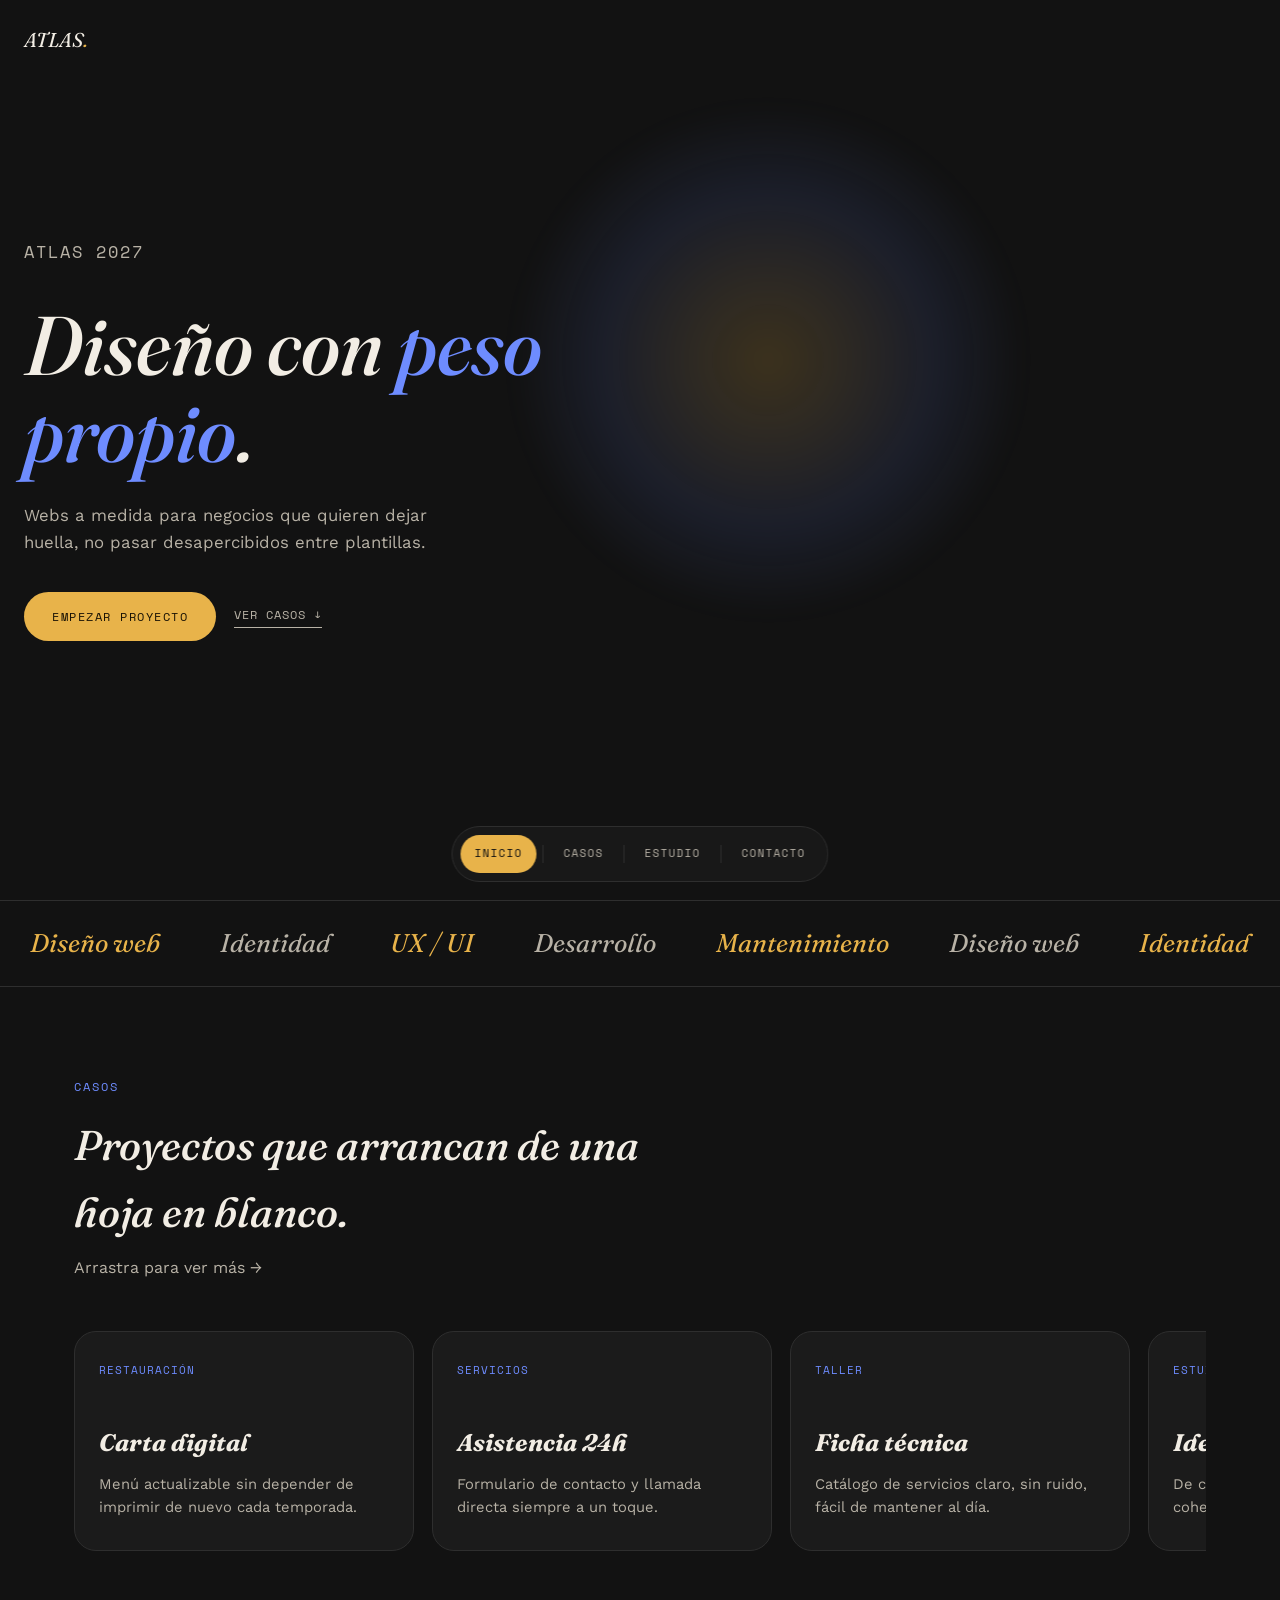
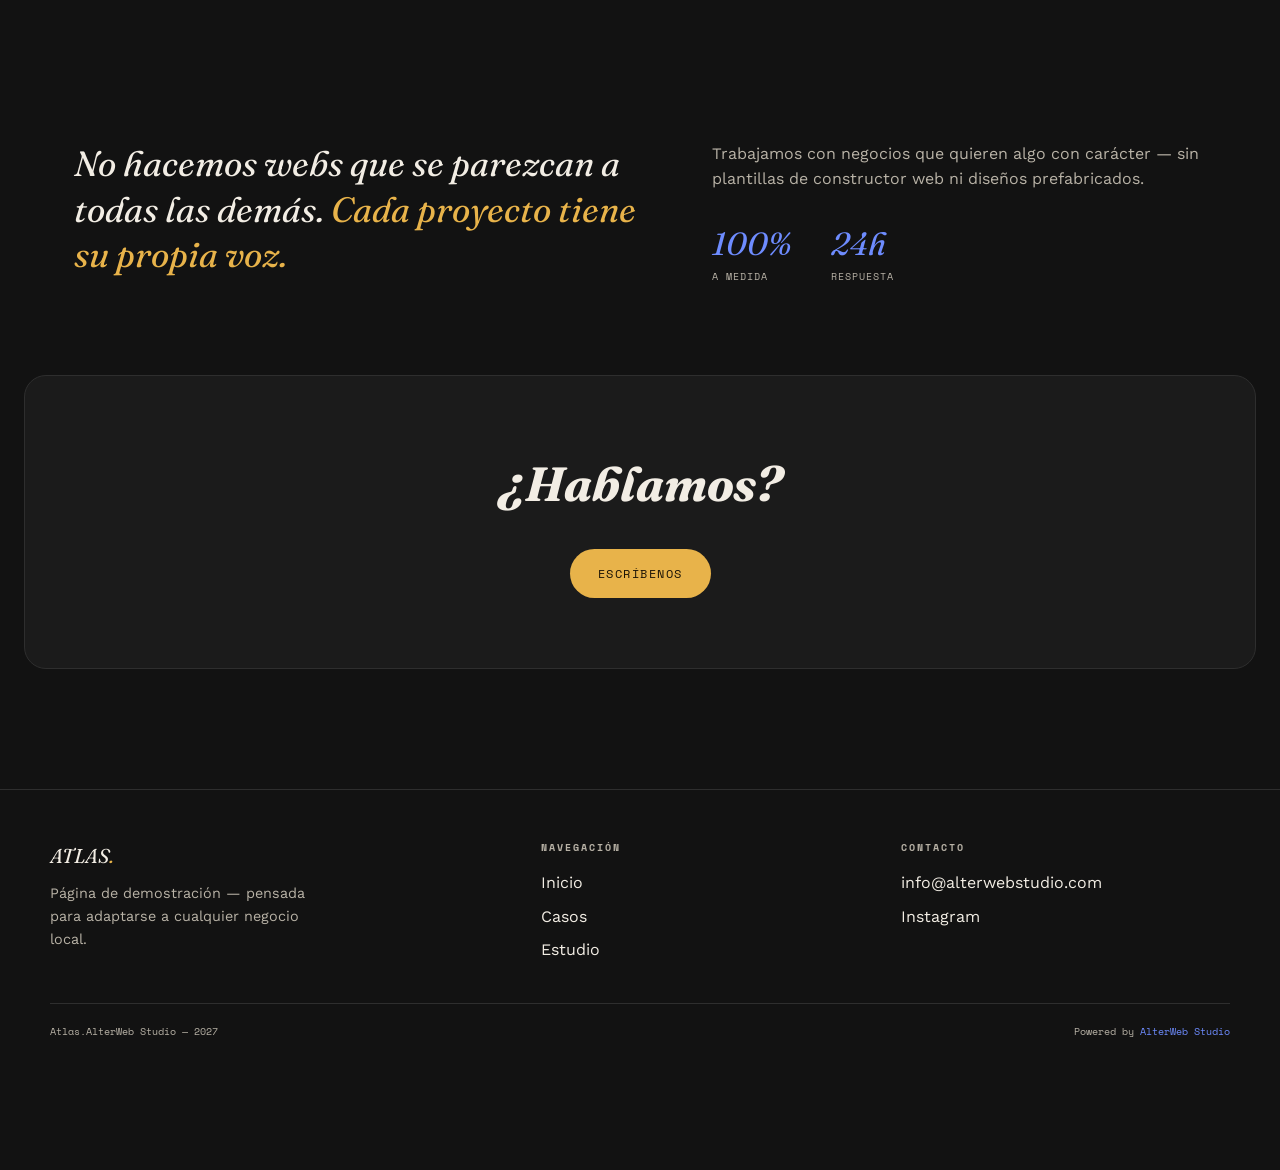
<file: plantillas/plantilla-atlas.html>
<!DOCTYPE html>
<html lang="es">
<head>
<meta charset="UTF-8">
<meta name="viewport" content="width=device-width, initial-scale=1.0">
<title>ATLAS —   AlterWeb Studio</title>

<link rel="preconnect" href="https://fonts.googleapis.com">
<link rel="preconnect" href="https://fonts.gstatic.com" crossorigin>
<link href="https://fonts.googleapis.com/css2?family=Fraunces:ital,opsz,wght@1,9..144,500;1,9..144,600;0,9..144,400&family=Work+Sans:wght@400;500;600&family=Space+Mono:wght@400;700&display=swap" rel="stylesheet">

<style>

/* ============================================================
   1. VARIABLES — paleta fosca, editorial
   ============================================================ */
:root{
    --bg:        #121212;
    --surface:   #1B1B1B;
    --ink:       #F2EDE4;
    --ink-soft:  #B8B2A6;
    --accent:    #E8B34A;   /* or càlid */
    --accent-2:  #6E8CFF;   /* periwinkle */
    --line:      #2E2E2E;

    --font-display: 'Fraunces', serif;
    --font-cos:     'Work Sans', sans-serif;
    --font-mono:    'Space Mono', monospace;

    --radi: 22px;
}

* { margin:0; padding:0; box-sizing:border-box; }
html{ scroll-behavior:smooth; }
body{
    background: var(--bg);
    color: var(--ink);
    font-family: var(--font-cos);
    line-height: 1.6;
    overflow-x: hidden;
}
img{ max-width:100%; display:block; }
a{ color:inherit; text-decoration:none; }

.eyebrow{
    font-family: var(--font-mono);
    font-size: 12px;
    letter-spacing: 2px;
    text-transform: uppercase;
    color: var(--accent-2);
    margin-bottom: 16px;
}

/* ============================================================
   2. DOCK DE NAVEGACIÓ — flotant a baix, mateix a mòbil i PC
   Substitueix el navbar de dalt clàssic i el menú full-screen.
   ============================================================ */
.dock{
    position: fixed;
    left: 50%;
    bottom: 18px;
    transform: translateX(-50%);
    z-index: 300;
    display: flex;
    align-items: center;
    gap: 4px;
    background: rgba(27,27,27,0.85);
    backdrop-filter: blur(14px);
    -webkit-backdrop-filter: blur(14px);
    border: 1px solid var(--line);
    border-radius: 999px;
    padding: 8px;
}
.dock a{
    font-family: var(--font-mono);
    font-size: 11px;
    letter-spacing: 1px;
    text-transform: uppercase;
    color: var(--ink-soft);
    padding: 10px 14px;
    border-radius: 999px;
    transition: color 0.2s ease, background 0.2s ease;
    white-space: nowrap;
}
.dock a:hover, .dock a.actiu{
    color: var(--bg);
    background: var(--accent);
}
.dock .separador{
    width: 1px; height: 18px;
    background: var(--line);
    margin: 0 2px;
}
.logo-flotant{
    position: fixed;
    top: 24px; left: 24px;
    z-index: 300;
    font-family: var(--font-display);
    font-style: italic;
    font-size: 20px;
}
.logo-flotant span{ color: var(--accent); }

/* ============================================================
   3. HERO — titular serif itàlic + cursor glow
   ============================================================ */
.hero{
    position: relative;
    min-height: 100svh;
    display: flex;
    align-items: center;
    padding: 120px 24px 140px;
    overflow: hidden;
}

/* Taca de llum que segueix el ratolí — es mou via JS (custom properties) */
.glow{
    position: absolute;
    top: var(--gy, 40%);
    left: var(--gx, 60%);
    width: 520px; height: 520px;
    transform: translate(-50%,-50%);
    background: radial-gradient(circle, rgba(232,179,74,0.20) 0%, rgba(110,140,255,0.10) 45%, transparent 70%);
    filter: blur(10px);
    pointer-events: none;
    z-index: 0;
    transition: top 0.4s ease-out, left 0.4s ease-out;
}

.hero-contingut{
    position: relative;
    z-index: 1;
    max-width: 760px;
}

.hero h1{
    font-family: var(--font-display);
    font-style: italic;
    font-weight: 500;
    font-size: clamp(2.6rem, 9vw, 5.2rem);
    line-height: 1.05;
    margin-bottom: 26px;
}
.hero h1 span{ color: var(--accent-2); }

.hero p{
    color: var(--ink-soft);
    font-size: 1.05rem;
    max-width: 460px;
    margin-bottom: 36px;
}

.hero-accions{ display:flex; flex-wrap:wrap; gap:18px; align-items:center; }

.boto-principal{
    background: var(--accent);
    color: #1a1305;
    font-family: var(--font-mono);
    font-size: 12px;
    letter-spacing: 1.5px;
    text-transform: uppercase;
    padding: 15px 28px;
    border-radius: 999px;
    display: inline-block;
    transition: background 0.2s ease, transform 0.2s ease;
}
.boto-principal:hover{ background: var(--accent-2); color: var(--bg); transform: translateY(-2px); }

.link-secundari{
    font-family: var(--font-mono);
    font-size: 12px;
    letter-spacing: 1px;
    text-transform: uppercase;
    border-bottom: 1px solid var(--ink-soft);
    padding-bottom: 3px;
    color: var(--ink-soft);
}

/* ============================================================
   4. MARQUEE ITÀLIC — franja de capacitats
   ============================================================ */
.marquee{
    border-top: 1px solid var(--line);
    border-bottom: 1px solid var(--line);
    padding: 22px 0;
    overflow: hidden;
    white-space: nowrap;
}
.marquee-track{ display:inline-flex; animation: desplaca 26s linear infinite; }
.marquee span{
    font-family: var(--font-display);
    font-style: italic;
    font-size: 1.6rem;
    padding: 0 30px;
    color: var(--ink-soft);
}
.marquee span:nth-child(odd){ color: var(--accent); }
@keyframes desplaca{ from{transform:translateX(0);} to{transform:translateX(-50%);} }

/* ============================================================
   5. GALERIA HORITZONTAL — drag-scroll amb scroll-snap
   ============================================================ */
.seccio{ padding: 90px 24px; max-width: 1180px; margin: 0 auto; }

.seccio-titol{
    font-family: var(--font-display);
    font-style: italic;
    font-weight: 500;
    font-size: clamp(1.8rem, 5vw, 2.6rem);
    max-width: 600px;
    margin-bottom: 10px;
}
.seccio-sub{ color: var(--ink-soft); max-width: 480px; margin-bottom: 20px; }

.galeria{
    display: flex;
    gap: 18px;
    overflow-x: auto;
    scroll-snap-type: x mandatory;
    padding: 30px 4px 10px;
    cursor: grab;
    scrollbar-width: none;
        user-select: none;        /* ⟵ afegeix aquesta línia */
        -webkit-user-select: none; /* ⟵ i aquesta */
}
.galeria::-webkit-scrollbar{ display:none; }
.galeria.arrossegant{ cursor: grabbing; }

.galeria-card{
    scroll-snap-align: start;
    flex: 0 0 78%;
    background: var(--surface);
    border: 1px solid var(--line);
    border-radius: var(--radi);
    padding: 30px 24px;
    min-height: 220px;
    display: flex;
    flex-direction: column;
    justify-content: space-between;
}
.galeria-card .tag{
    font-family: var(--font-mono);
    font-size: 11px;
    color: var(--accent-2);
    letter-spacing: 1px;
    text-transform: uppercase;
}
.galeria-card h3{
    font-family: var(--font-display);
    font-style: italic;
    font-size: 1.5rem;
    margin: 14px 0 10px;
}
.galeria-card p{ color: var(--ink-soft); font-size: 0.92rem; }

@media (min-width: 720px){ .galeria-card{ flex-basis: 340px; } }

/* ============================================================
   6. MANIFEST
   ============================================================ */
.manifest{
    display: grid;
    grid-template-columns: 1fr;
    gap: 34px;
}
.manifest blockquote{
    font-family: var(--font-display);
    font-style: italic;
    font-size: clamp(1.5rem, 4vw, 2.2rem);
    line-height: 1.3;
}
.manifest blockquote span{ color: var(--accent); }
.stats{ display:flex; gap:40px; margin-top:26px; }
.stat-num{ font-family: var(--font-display); font-style: italic; font-size: 2rem; color: var(--accent-2); }
.stat-label{ font-family: var(--font-mono); font-size: 10px; letter-spacing: 1px; text-transform: uppercase; color: var(--ink-soft); }

@media (min-width: 1024px){ .manifest{ grid-template-columns: 1.1fr 0.9fr; align-items:start; } }

/* ============================================================
   7. CTA
   ============================================================ */
.cta-bloc{
    background: var(--surface);
    border: 1px solid var(--line);
    border-radius: var(--radi);
    margin: 0 24px 120px;
    padding: 70px 30px;
    text-align: center;
}
.cta-bloc h2{
    font-family: var(--font-display);
    font-style: italic;
    font-size: clamp(1.8rem, 6vw, 3rem);
    margin-bottom: 26px;
}

/* ============================================================
   8. FOOTER
   ============================================================ */
footer{ padding: 50px 24px 130px; border-top: 1px solid var(--line); }
.footer-grid{
    max-width: 1180px; margin:0 auto;
    display:grid; grid-template-columns: 1fr; gap: 30px;
}
footer h4{ font-family: var(--font-mono); font-size:10px; letter-spacing:2px; text-transform:uppercase; color: var(--ink-soft); margin-bottom:14px; }
footer ul{ list-style:none; display:flex; flex-direction:column; gap:8px; }
footer a:hover{ color: var(--accent); }
.footer-baix{
    max-width:1180px; margin: 40px auto 0; padding-top:20px;
    border-top: 1px solid var(--line);
    font-family: var(--font-mono); font-size: 10px; color: var(--ink-soft);
    display:flex; justify-content:space-between; flex-wrap:wrap; gap:10px;
}
.footer-baix a{ color: var(--accent-2); }

@media (min-width: 640px){ .footer-grid{ grid-template-columns: 1.4fr 1fr 1fr; } }

@media (prefers-reduced-motion: reduce){
    *{ animation-duration:0.001ms !important; transition-duration:0.001ms !important; }
}
</style>
</head>
<body>

<div class="logo-flotant">ATLAS<span>.</span></div>

<nav class="dock">
    <a href="#inici" class="actiu">Inicio</a>
    <div class="separador"></div>
    <a href="#casos">Casos</a>
    <div class="separador"></div>
    <a href="#estudio">Estudio</a>
    <div class="separador"></div>
    <a href="#contacto">Contacto</a>
</nav>

<!-- ════════════════════════════════════════════════════════
     HERO
     ════════════════════════════════════════════════════════ -->
<section class="hero" id="inici">
    <div class="glow" id="glow"></div>
    <div class="hero-contingut">
        <p class="eyebrow">Atlas 2027</p>
        <h1>Diseño con <span>peso propio</span>.</h1>
        <p>Webs a medida para negocios que quieren dejar huella, no pasar desapercibidos entre plantillas.</p>
        <div class="hero-accions">
            <a href="#contacto" class="boto-principal">Empezar proyecto</a>
            <a href="#casos" class="link-secundari">Ver casos ↓</a>
        </div>
    </div>
</section>

<div class="marquee">
    <div class="marquee-track">
        <span>Diseño web</span><span>Identidad</span><span>UX / UI</span><span>Desarrollo</span><span>Mantenimiento</span>
        <span>Diseño web</span><span>Identidad</span><span>UX / UI</span><span>Desarrollo</span><span>Mantenimiento</span>
    </div>
</div>

<!-- ════════════════════════════════════════════════════════
     GALERIA HORITZONTAL
     ════════════════════════════════════════════════════════ -->
<section class="seccio" id="casos">
    <p class="eyebrow">Casos</p>
    <h2 class="seccio-titol">Proyectos que arrancan de una hoja en blanco.</h2>
    <p class="seccio-sub">Arrastra para ver más →</p>
    <div class="galeria" id="galeria">
        <div class="galeria-card">
            <span class="tag">Restauración</span>
            <div><h3>Carta digital</h3><p>Menú actualizable sin depender de imprimir de nuevo cada temporada.</p></div>
        </div>
        <div class="galeria-card">
            <span class="tag">Servicios</span>
            <div><h3>Asistencia 24h</h3><p>Formulario de contacto y llamada directa siempre a un toque.</p></div>
        </div>
        <div class="galeria-card">
            <span class="tag">Taller</span>
            <div><h3>Ficha técnica</h3><p>Catálogo de servicios claro, sin ruido, fácil de mantener al día.</p></div>
        </div>
        <div class="galeria-card">
            <span class="tag">Estudio</span>
            <div><h3>Identidad completa</h3><p>De cero: logotipo, paleta y web coherentes desde el primer día.</p></div>
        </div>
    </div>
</section>

<!-- ════════════════════════════════════════════════════════
     MANIFEST
     ════════════════════════════════════════════════════════ -->
<section class="seccio" id="estudio">
    <div class="manifest">
        <blockquote>No hacemos webs que se parezcan a todas las demás. <span>Cada proyecto tiene su propia voz.</span></blockquote>
        <div>
            <p style="color:var(--ink-soft)">Trabajamos con negocios que quieren algo con carácter — sin plantillas de constructor web ni diseños prefabricados.</p>
            <div class="stats">
                <div><div class="stat-num">100%</div><div class="stat-label">A medida</div></div>
                <div><div class="stat-num">24h</div><div class="stat-label">Respuesta</div></div>
            </div>
        </div>
    </div>
</section>

<!-- ════════════════════════════════════════════════════════
     CTA
     ════════════════════════════════════════════════════════ -->
<section class="cta-bloc" id="contacto">
    <h2>¿Hablamos?</h2>
    <a href="mailto:info@alterwebstudio.com" class="boto-principal">Escríbenos</a>
</section>

<!-- ════════════════════════════════════════════════════════
     FOOTER
     ════════════════════════════════════════════════════════ -->
<footer>
    <div class="footer-grid">
        <div>
            <div class="logo-flotant" style="position:static; margin-bottom:10px;">ATLAS<span>.</span></div>
            <p style="color:var(--ink-soft); font-size:0.9rem; max-width:280px;">Página de demostración — pensada para adaptarse a cualquier negocio local.</p>
        </div>
        <div>
            <h4>Navegación</h4>
            <ul><li><a href="#inici">Inicio</a></li><li><a href="#casos">Casos</a></li><li><a href="#estudio">Estudio</a></li></ul>
        </div>
        <div>
            <h4>Contacto</h4>
            <ul><li><a href="mailto:info@alterwebstudio.com">info@alterwebstudio.com</a></li><li><a href="#">Instagram</a></li></ul>
        </div>
    </div>
    <div class="footer-baix">
        <span> Atlas.AlterWeb Studio — 2027</span>
        <span>Powered by <a href="https://www.alterwebstudio.com" target="_blank">AlterWeb Studio</a></span>
    </div>
</footer>

<script>
/* ============================================================
   BLOC 1 — GLOW QUE SEGUEIX EL RATOLÍ (només PC)
   Actualitza les variables CSS --gx / --gy del hero
   ============================================================ */
const glow = document.getElementById('glow');
const teRatoli = window.matchMedia('(pointer: fine)').matches;
const menysMoviment = window.matchMedia('(prefers-reduced-motion: reduce)').matches;

if (teRatoli && !menysMoviment) {
    document.querySelector('.hero').addEventListener('mousemove', (e) => {
        const rect = e.currentTarget.getBoundingClientRect();
        glow.style.setProperty('--gx', (e.clientX - rect.left) + 'px');
        glow.style.setProperty('--gy', (e.clientY - rect.top) + 'px');
    });
} else if (!menysMoviment) {
    // Mòbil: pulsació ambient suau en lloc de seguir el ratolí (no n'hi ha)
    let angle = 0;
    setInterval(() => {
        angle += 0.02;
        glow.style.setProperty('--gx', (50 + Math.sin(angle) * 15) + '%');
        glow.style.setProperty('--gy', (40 + Math.cos(angle) * 10) + '%');
    }, 60);
}

/* ============================================================
   BLOC 2 — GALERIA AMB DRAG-SCROLL (arrossegar amb el ratolí)
   Al mòbil ja funciona amb el dit de forma nativa (overflow-x)
   ============================================================ */
const galeria = document.getElementById('galeria');
let arrossegant = false, xInici, scrollInicial;

galeria.addEventListener('mousedown', (e) => {
    arrossegant = true;
    galeria.classList.add('arrossegant');
     galeria.style.scrollSnapType = 'none';   // ⟵ afegeix aquesta línia — desactiva el snap mentre arrossegues
    xInici = e.clientX;              // posició real del ratolí en aquest instant
    scrollInicial = galeria.scrollLeft;
    e.preventDefault();              // ⟵ atura la selecció de text des d'aquí, no al mousemove
});

window.addEventListener('mouseup', () => {
    arrossegant = false;
    galeria.classList.remove('arrossegant');
    galeria.style.scrollSnapType = '';       // ⟵ afegeix aquesta línia — el torna a activar en soltar
});

window.addEventListener('mousemove', (e) => {
    if (!arrossegant) return;
    const diferencia = e.clientX - xInici;   // quant s'ha mogut el ratolí des de l'inici
    galeria.scrollLeft = scrollInicial - diferencia;
});
</script>

</body>
</html>
</file>
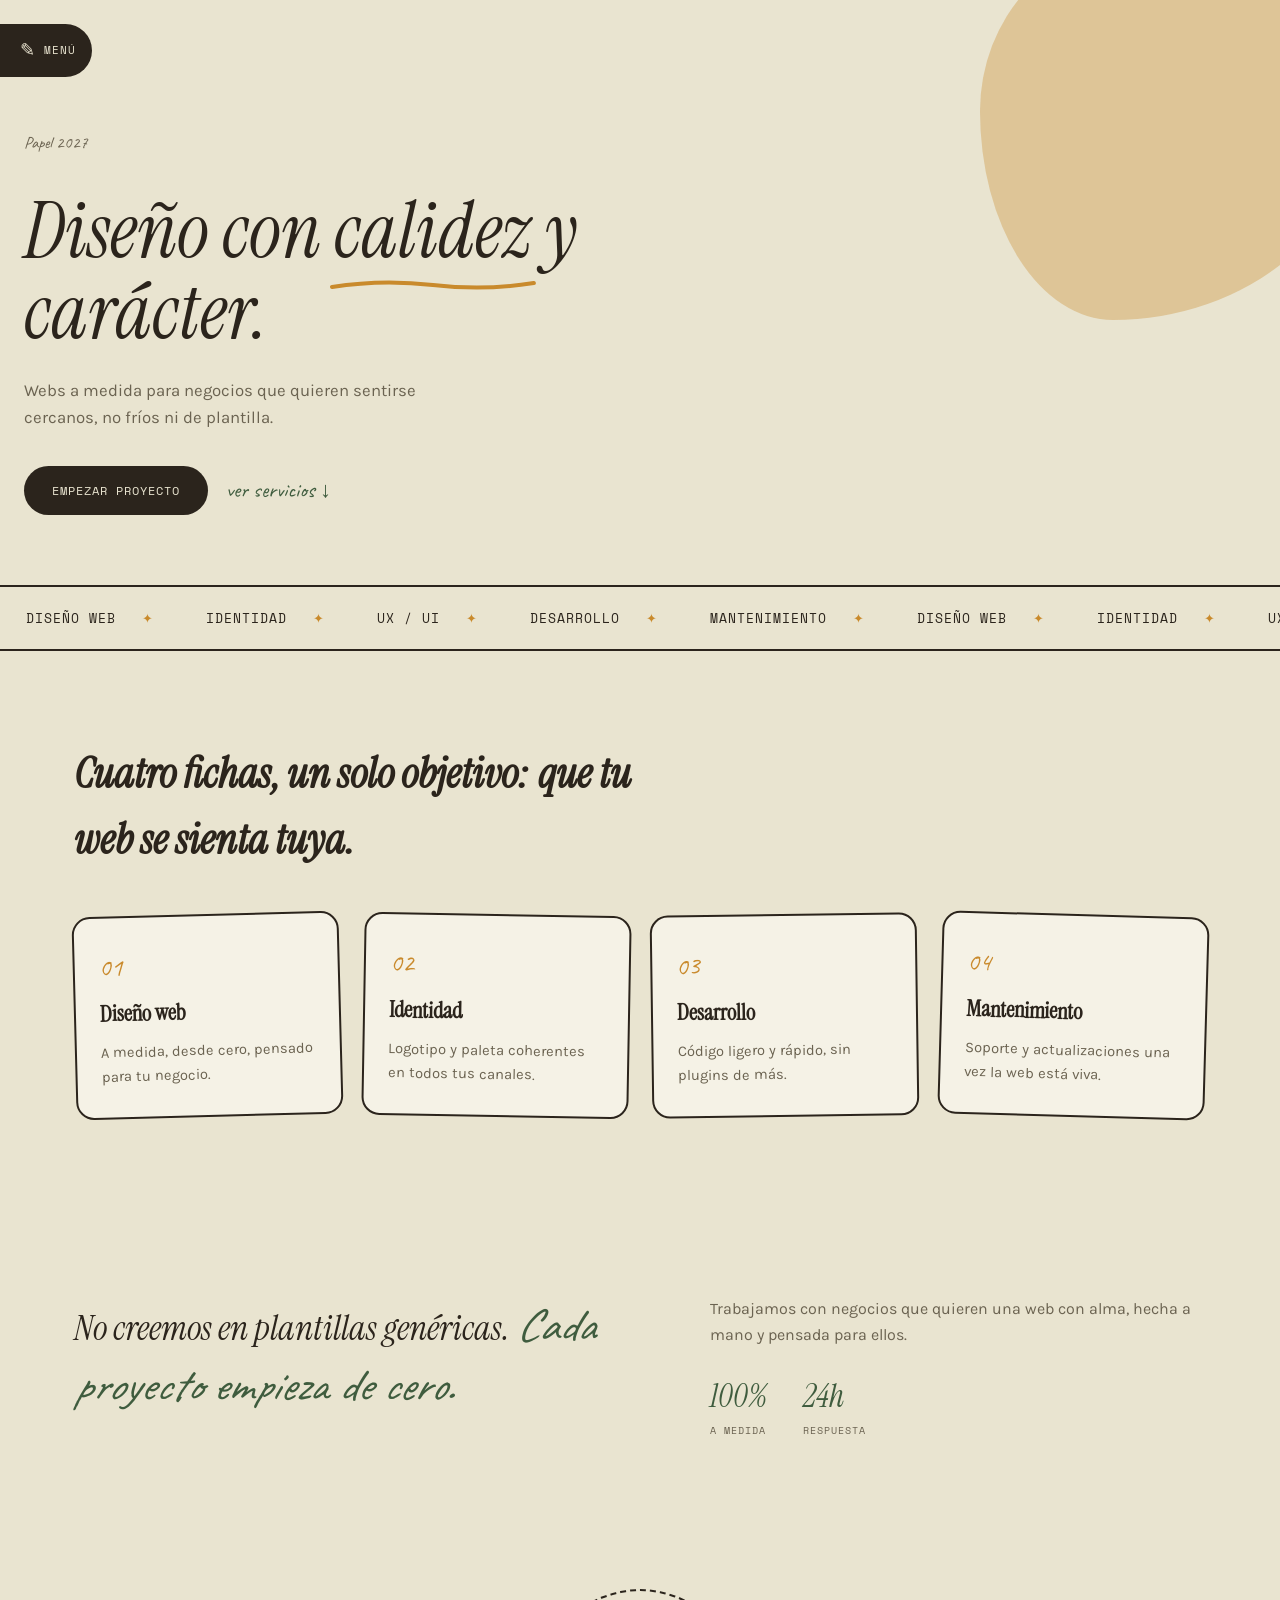
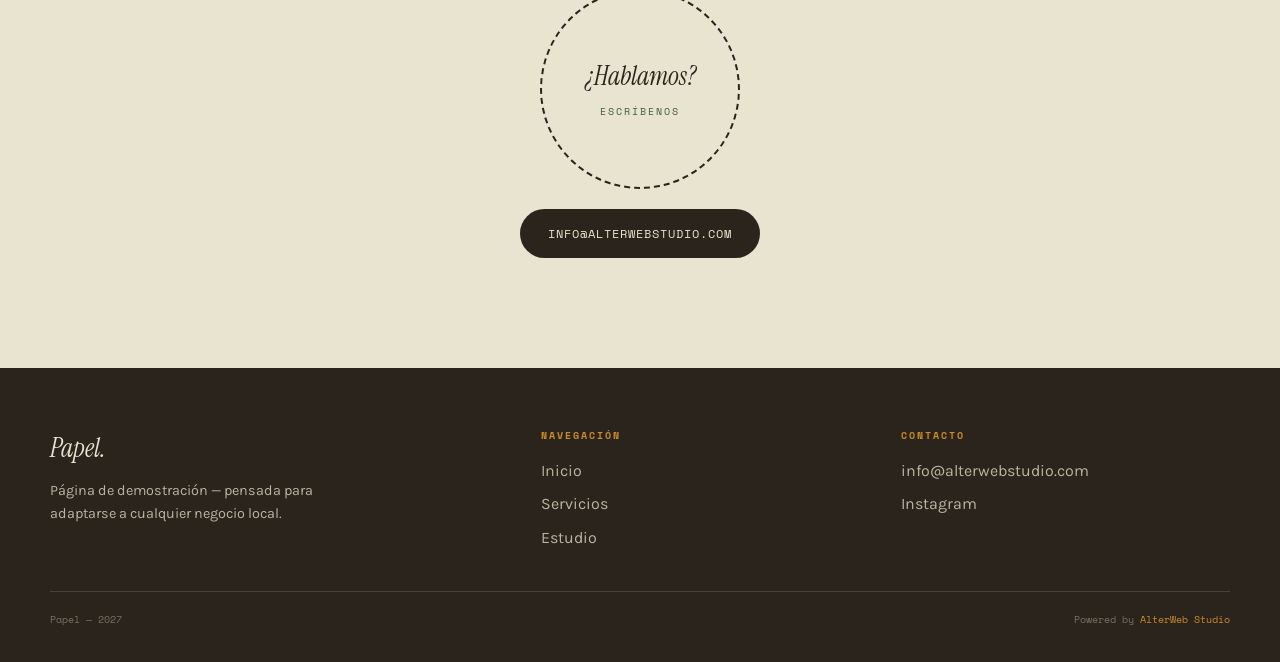
<file: plantillas/plantilla-papel.html>
<!DOCTYPE html>
<html lang="es">
<head>
<meta charset="UTF-8">
<meta name="viewport" content="width=device-width, initial-scale=1.0">
<title>PAPEL —  AlterWeb Studio</title>

<link rel="preconnect" href="https://fonts.googleapis.com">
<link rel="preconnect" href="https://fonts.gstatic.com" crossorigin>
<link href="https://fonts.googleapis.com/css2?family=Instrument+Serif:ital@0;1&family=Caveat:wght@600&family=Karla:wght@400;500;700&family=Space+Mono:wght@400;700&display=swap" rel="stylesheet">

<style>

/* ============================================================
   1. VARIABLES — paper càlid, artesanal
   ============================================================ */
:root{
    --bg:        #E9E4D0;   /* paper verd-beix, no el crema típic */
    --surface:   #F5F2E6;
    --ink:       #2B241C;
    --ink-soft:  #6B6351;
    --accent:    #3F5C3E;   /* verd bosc */
    --accent-2:  #C98A2C;   /* mostassa */
    --line:      #D3CBB2;

    --font-display: 'Instrument Serif', serif;
    --font-ma:      'Caveat', cursive;
    --font-cos:     'Karla', sans-serif;
    --font-mono:    'Space Mono', monospace;

    --radi: 18px;
}

* { margin:0; padding:0; box-sizing:border-box; }
html{ scroll-behavior:smooth; }
body{
    background: var(--bg);
    color: var(--ink);
    font-family: var(--font-cos);
    line-height: 1.6;
    overflow-x: hidden;
}
img{ max-width:100%; display:block; }
a{ color:inherit; text-decoration:none; }

.eyebrow{
    font-family: var(--font-ma);
    font-size: 22px;
    color: var(--accent);
    margin-bottom: 6px;
}

/* ============================================================
   2. CALAIX DE NAVEGACIÓ — pestanya al cantó que s'obre
   ============================================================ */
.pestanya{
    position: fixed;
    top: 24px; left: 0;
    z-index: 300;
    background: var(--ink);
    color: var(--bg);
    font-family: var(--font-mono);
    font-size: 11px;
    letter-spacing: 1px;
    text-transform: uppercase;
    padding: 12px 16px 12px 20px;
    border-radius: 0 999px 999px 0;
    cursor: pointer;
    display: flex;
    align-items: center;
    gap: 8px;
}
.pestanya .icona{ font-family: var(--font-ma); font-size: 18px; }

.calaix{
    position: fixed;
    top: 0; left: 0; bottom: 0;
    width: min(300px, 80vw);
    background: var(--surface);
    border-right: 2px solid var(--ink);
    z-index: 310;
    padding: 100px 30px 30px;
    transform: translateX(-100%);
    transition: transform 0.4s cubic-bezier(.6,0,.2,1);
}
.calaix.obert{ transform: translateX(0); }

.calaix .logo{ font-family: var(--font-display); font-style: italic; font-size: 28px; margin-bottom: 40px; }
.calaix ul{ list-style:none; }
.calaix li{ margin-bottom: 22px; }
.calaix a{ font-family: var(--font-display); font-size: 1.6rem; }
.calaix a:hover{ color: var(--accent); }
.calaix .tancar{
    position: absolute; top: 24px; right: 24px;
    font-family: var(--font-mono); font-size: 12px;
    cursor: pointer; background:none; border:none;
}

.fons-calaix{
    position: fixed; inset:0; z-index: 305;
    background: rgba(43,36,28,0.3);
    opacity: 0; pointer-events: none;
    transition: opacity 0.3s ease;
}
.fons-calaix.obert{ opacity: 1; pointer-events: auto; }

/* ============================================================
   3. HERO — blob orgànic + subratllat a mà
   ============================================================ */
.hero{
    position: relative;
    padding: 130px 24px 70px;
    overflow: hidden;
}
.blob{
    position: absolute;
    top: -60px; right: -80px;
    width: 380px; height: 380px;
    background: var(--accent-2);
    opacity: 0.35;
    border-radius: 42% 58% 65% 35% / 45% 45% 55% 55%;
    z-index: 0;
}

.hero-contingut{ position:relative; z-index:1; max-width: 720px; }

.hero h1{
    font-family: var(--font-display);
    font-style: italic;
    font-weight: 400;
    font-size: clamp(2.6rem, 9vw, 4.8rem);
    line-height: 1.05;
    margin-bottom: 26px;
}
.subratllat{ position: relative; white-space: nowrap; }
.subratllat svg{ position:absolute; left:-2%; bottom:-10px; width:104%; height:14px; }

.hero p{ color: var(--ink-soft); max-width: 460px; margin-bottom: 34px; font-size: 1.05rem; }

.hero-accions{ display:flex; flex-wrap:wrap; gap:18px; align-items:center; }

.boto-principal{
    background: var(--ink);
    color: var(--bg);
    font-family: var(--font-mono);
    font-size: 12px;
    letter-spacing: 1px;
    text-transform: uppercase;
    padding: 15px 28px;
    border-radius: 999px;
    display: inline-block;
    transition: background 0.2s ease, transform 0.2s ease;
}
.boto-principal:hover{ background: var(--accent); transform: rotate(-2deg); }

.link-secundari{ font-family: var(--font-ma); font-size: 22px; color: var(--accent); }

/* ============================================================
   4. FRANJA DE PARAULES
   ============================================================ */
.marquee{
    border-top: 2px solid var(--ink);
    border-bottom: 2px solid var(--ink);
    padding: 18px 0;
    overflow: hidden;
    white-space: nowrap;
}
.marquee-track{ display:inline-flex; animation: desplaca 24s linear infinite; }
.marquee span{
    font-family: var(--font-mono);
    font-size: 13px;
    letter-spacing: 1px;
    text-transform: uppercase;
    padding: 0 26px;
}
.marquee span::after{ content:"✦"; margin-left:26px; color: var(--accent-2); }
@keyframes desplaca{ from{transform:translateX(0);} to{transform:translateX(-50%);} }

/* ============================================================
   5. SERVEIS — fitxes com a post-its, lleugerament girades
   ============================================================ */
.seccio{ padding: 90px 24px; max-width: 1180px; margin:0 auto; }

.seccio-titol{
    font-family: var(--font-display);
    font-style: italic;
    font-size: clamp(1.9rem, 5vw, 2.6rem);
    max-width: 600px;
    margin-bottom: 40px;
}

.grid-fitxes{ display:grid; grid-template-columns: 1fr; gap: 22px; }

.fitxa{
    background: var(--surface);
    border: 2px solid var(--ink);
    border-radius: var(--radi);
    padding: 28px 24px;
    transition: transform 0.2s ease;
}
.fitxa:nth-child(1){ transform: rotate(-1.5deg); }
.fitxa:nth-child(2){ transform: rotate(1deg); }
.fitxa:nth-child(3){ transform: rotate(-0.8deg); }
.fitxa:nth-child(4){ transform: rotate(1.6deg); }
.fitxa:hover{ transform: rotate(0deg) translateY(-4px); }

.fitxa .num{ font-family: var(--font-ma); font-size: 26px; color: var(--accent-2); }
.fitxa h3{ font-family: var(--font-display); font-size: 1.4rem; margin: 8px 0 10px; }
.fitxa p{ color: var(--ink-soft); font-size: 0.92rem; }

@media (min-width: 640px){ .grid-fitxes{ grid-template-columns: repeat(2,1fr); } }
@media (min-width: 1024px){ .grid-fitxes{ grid-template-columns: repeat(4,1fr); } }

/* ============================================================
   6. MANIFEST
   ============================================================ */
.manifest{ display:grid; grid-template-columns:1fr; gap:30px; }
.manifest blockquote{
    font-family: var(--font-display);
    font-style: italic;
    font-size: clamp(1.5rem, 4.5vw, 2.2rem);
    line-height: 1.3;
}
.manifest blockquote .ma{ font-family: var(--font-ma); color: var(--accent); font-size: 1.3em; }
.stats{ display:flex; gap:36px; margin-top:24px; }
.stat-num{ font-family: var(--font-display); font-style: italic; font-size: 2rem; color: var(--accent); }
.stat-label{ font-family: var(--font-mono); font-size:10px; text-transform:uppercase; letter-spacing:1px; color: var(--ink-soft); }

@media (min-width: 1024px){ .manifest{ grid-template-columns: 1.1fr 0.9fr; align-items:start; } }

/* ============================================================
   7. CTA — segell circular
   ============================================================ */
.cta-bloc{ text-align:center; padding: 60px 24px 110px; }
.segell{
    display: inline-flex;
    flex-direction: column;
    align-items: center;
    justify-content: center;
    width: 200px; height: 200px;
    border-radius: 50%;
    border: 2px dashed var(--ink);
    margin-bottom: 20px;
}
.segell span:first-child{ font-family: var(--font-display); font-style:italic; font-size: 1.6rem; }
.segell span:last-child{ font-family: var(--font-mono); font-size: 10px; letter-spacing:2px; text-transform:uppercase; margin-top:6px; color: var(--accent); }

/* ============================================================
   8. FOOTER
   ============================================================ */
footer{ background: var(--ink); color: rgba(233,228,208,0.75); padding: 60px 24px 34px; }
.footer-grid{ max-width:1180px; margin:0 auto; display:grid; grid-template-columns:1fr; gap:30px; }
.footer-marca .logo{ font-family: var(--font-display); font-style:italic; font-size: 26px; color: var(--bg); margin-bottom:10px; }
footer h4{ font-family: var(--font-mono); font-size:10px; letter-spacing:2px; text-transform:uppercase; color: var(--accent-2); margin-bottom:14px; }
footer ul{ list-style:none; display:flex; flex-direction:column; gap:8px; }
footer a:hover{ color: var(--bg); }
.footer-baix{
    max-width:1180px; margin:40px auto 0; padding-top:20px;
    border-top: 1px solid rgba(233,228,208,0.15);
    font-family: var(--font-mono); font-size:10px; color: rgba(233,228,208,0.4);
    display:flex; justify-content:space-between; flex-wrap:wrap; gap:10px;
}
.footer-baix a{ color: var(--accent-2); }

@media (min-width: 640px){ .footer-grid{ grid-template-columns: 1.4fr 1fr 1fr; } }

/* ============================================================
   9. RASTRE DE TINTA (el genera JS)
   ============================================================ */
.gota{
    position: fixed;
    width: 7px; height: 7px;
    border-radius: 50%;
    background: var(--accent);
    pointer-events: none;
    z-index: 400;
    transform: translate(-50%,-50%);
    animation: esvaeix 0.8s ease-out forwards;
}
@keyframes esvaeix{
    from{ opacity: 0.7; transform: translate(-50%,-50%) scale(1); }
    to{ opacity: 0; transform: translate(-50%,-50%) scale(0.3); }
}

@media (prefers-reduced-motion: reduce){
    *{ animation-duration:0.001ms !important; transition-duration:0.001ms !important; }
}
</style>
</head>
<body>

<div class="pestanya" id="pestanya"><span class="icona">✎</span> Menú</div>

<div class="fons-calaix" id="fonsCalaix"></div>
<nav class="calaix" id="calaix">
    <button class="tancar" id="tancarCalaix">✕ Tancar</button>
    <div class="logo">Papel.</div>
    <ul>
        <li><a href="#inici">Inicio</a></li>
        <li><a href="#servicios">Servicios</a></li>
        <li><a href="#estudio">Estudio</a></li>
        <li><a href="#contacto">Contacto</a></li>
    </ul>
</nav>

<!-- ════════════════════════════════════════════════════════
     HERO
     ════════════════════════════════════════════════════════ -->
<section class="hero" id="inici">
    <div class="blob"></div>
    <div class="hero-contingut">
        <p class="eyebrow"> Papel 2027</p>
        <h1>Diseño con <span class="subratllat">calidez<svg viewBox="0 0 200 14" preserveAspectRatio="none"><path d="M2 10 Q 50 2, 100 8 T 198 6" stroke="#C98A2C" stroke-width="4" fill="none" stroke-linecap="round"/></svg></span> y carácter.</h1>
        <p>Webs a medida para negocios que quieren sentirse cercanos, no fríos ni de plantilla.</p>
        <div class="hero-accions">
            <a href="#contacto" class="boto-principal">Empezar proyecto</a>
            <a href="#servicios" class="link-secundari">ver servicios ↓</a>
        </div>
    </div>
</section>

<div class="marquee">
    <div class="marquee-track">
        <span>Diseño web</span><span>Identidad</span><span>UX / UI</span><span>Desarrollo</span><span>Mantenimiento</span>
        <span>Diseño web</span><span>Identidad</span><span>UX / UI</span><span>Desarrollo</span><span>Mantenimiento</span>
    </div>
</div>

<!-- ════════════════════════════════════════════════════════
     SERVEIS
     ════════════════════════════════════════════════════════ -->
<section class="seccio" id="servicios">
    <h2 class="seccio-titol">Cuatro fichas, un solo objetivo: que tu web se sienta tuya.</h2>
    <div class="grid-fitxes">
        <div class="fitxa"><span class="num">01</span><h3>Diseño web</h3><p>A medida, desde cero, pensado para tu negocio.</p></div>
        <div class="fitxa"><span class="num">02</span><h3>Identidad</h3><p>Logotipo y paleta coherentes en todos tus canales.</p></div>
        <div class="fitxa"><span class="num">03</span><h3>Desarrollo</h3><p>Código ligero y rápido, sin plugins de más.</p></div>
        <div class="fitxa"><span class="num">04</span><h3>Mantenimiento</h3><p>Soporte y actualizaciones una vez la web está viva.</p></div>
    </div>
</section>

<!-- ════════════════════════════════════════════════════════
     MANIFEST
     ════════════════════════════════════════════════════════ -->
<section class="seccio" id="estudio">
    <div class="manifest">
        <blockquote>No creemos en plantillas genéricas. <span class="ma">Cada proyecto empieza de cero.</span></blockquote>
        <div>
            <p style="color:var(--ink-soft)">Trabajamos con negocios que quieren una web con alma, hecha a mano y pensada para ellos.</p>
            <div class="stats">
                <div><div class="stat-num">100%</div><div class="stat-label">A medida</div></div>
                <div><div class="stat-num">24h</div><div class="stat-label">Respuesta</div></div>
            </div>
        </div>
    </div>
</section>

<!-- ════════════════════════════════════════════════════════
     CTA — segell
     ════════════════════════════════════════════════════════ -->
<section class="cta-bloc" id="contacto">
    <div class="segell"><span>¿Hablamos?</span><span>Escríbenos</span></div><br>
    <a href="mailto:info@alterwebstudio.com" class="boto-principal">info@alterwebstudio.com</a>
</section>

<!-- ════════════════════════════════════════════════════════
     FOOTER
     ════════════════════════════════════════════════════════ -->
<footer>
    <div class="footer-grid">
        <div class="footer-marca">
            <div class="logo">Papel.</div>
            <p style="font-size:0.9rem; max-width:280px;">Página de demostración — pensada para adaptarse a cualquier negocio local.</p>
        </div>
        <div>
            <h4>Navegación</h4>
            <ul><li><a href="#inici">Inicio</a></li><li><a href="#servicios">Servicios</a></li><li><a href="#estudio">Estudio</a></li></ul>
        </div>
        <div>
            <h4>Contacto</h4>
            <ul><li><a href="mailto:info@alterwebstudio.com">info@alterwebstudio.com</a></li><li><a href="#">Instagram</a></li></ul>
        </div>
    </div>
    <div class="footer-baix">
        <span>Papel — 2027</span>
        <span>Powered by <a href="https://www.alterwebstudio.com" target="_blank">AlterWeb Studio</a></span>
    </div>
</footer>

<script>
/* ============================================================
   BLOC 1 — CALAIX DE NAVEGACIÓ
   ============================================================ */
const pestanya   = document.getElementById('pestanya');
const calaix     = document.getElementById('calaix');
const fonsCalaix = document.getElementById('fonsCalaix');
const tancarCalaix = document.getElementById('tancarCalaix');

const obrirCalaix  = () => { calaix.classList.add('obert'); fonsCalaix.classList.add('obert'); };
const tancarElCalaix = () => { calaix.classList.remove('obert'); fonsCalaix.classList.remove('obert'); };

pestanya.addEventListener('click', obrirCalaix);
tancarCalaix.addEventListener('click', tancarElCalaix);
fonsCalaix.addEventListener('click', tancarElCalaix);
calaix.querySelectorAll('a').forEach(a => a.addEventListener('click', tancarElCalaix));

/* ============================================================
   BLOC 2 — RASTRE DE TINTA (només PC amb ratolí)
   Cada cert temps, si el ratolí s'ha mogut, deixa una "gota"
   que s'esvaeix sola (l'anima el @keyframes esvaeix del CSS)
   ============================================================ */
const teRatoli = window.matchMedia('(pointer: fine)').matches;
const menysMoviment = window.matchMedia('(prefers-reduced-motion: reduce)').matches;

if (teRatoli && !menysMoviment) {
    let ultimaGota = 0;
    document.addEventListener('mousemove', (e) => {
        const ara = Date.now();
        if (ara - ultimaGota < 40) return; // limita la freqüència — no cal una gota per cada píxel
        ultimaGota = ara;

        const gota = document.createElement('div');
        gota.className = 'gota';
        gota.style.left = e.clientX + 'px';
        gota.style.top  = e.clientY + 'px';
        document.body.appendChild(gota);

        // Neteja la gota del DOM quan acaba l'animació — evita acumular elements
        gota.addEventListener('animationend', () => gota.remove());
    });
}
</script>

</body>
</html>
</file>
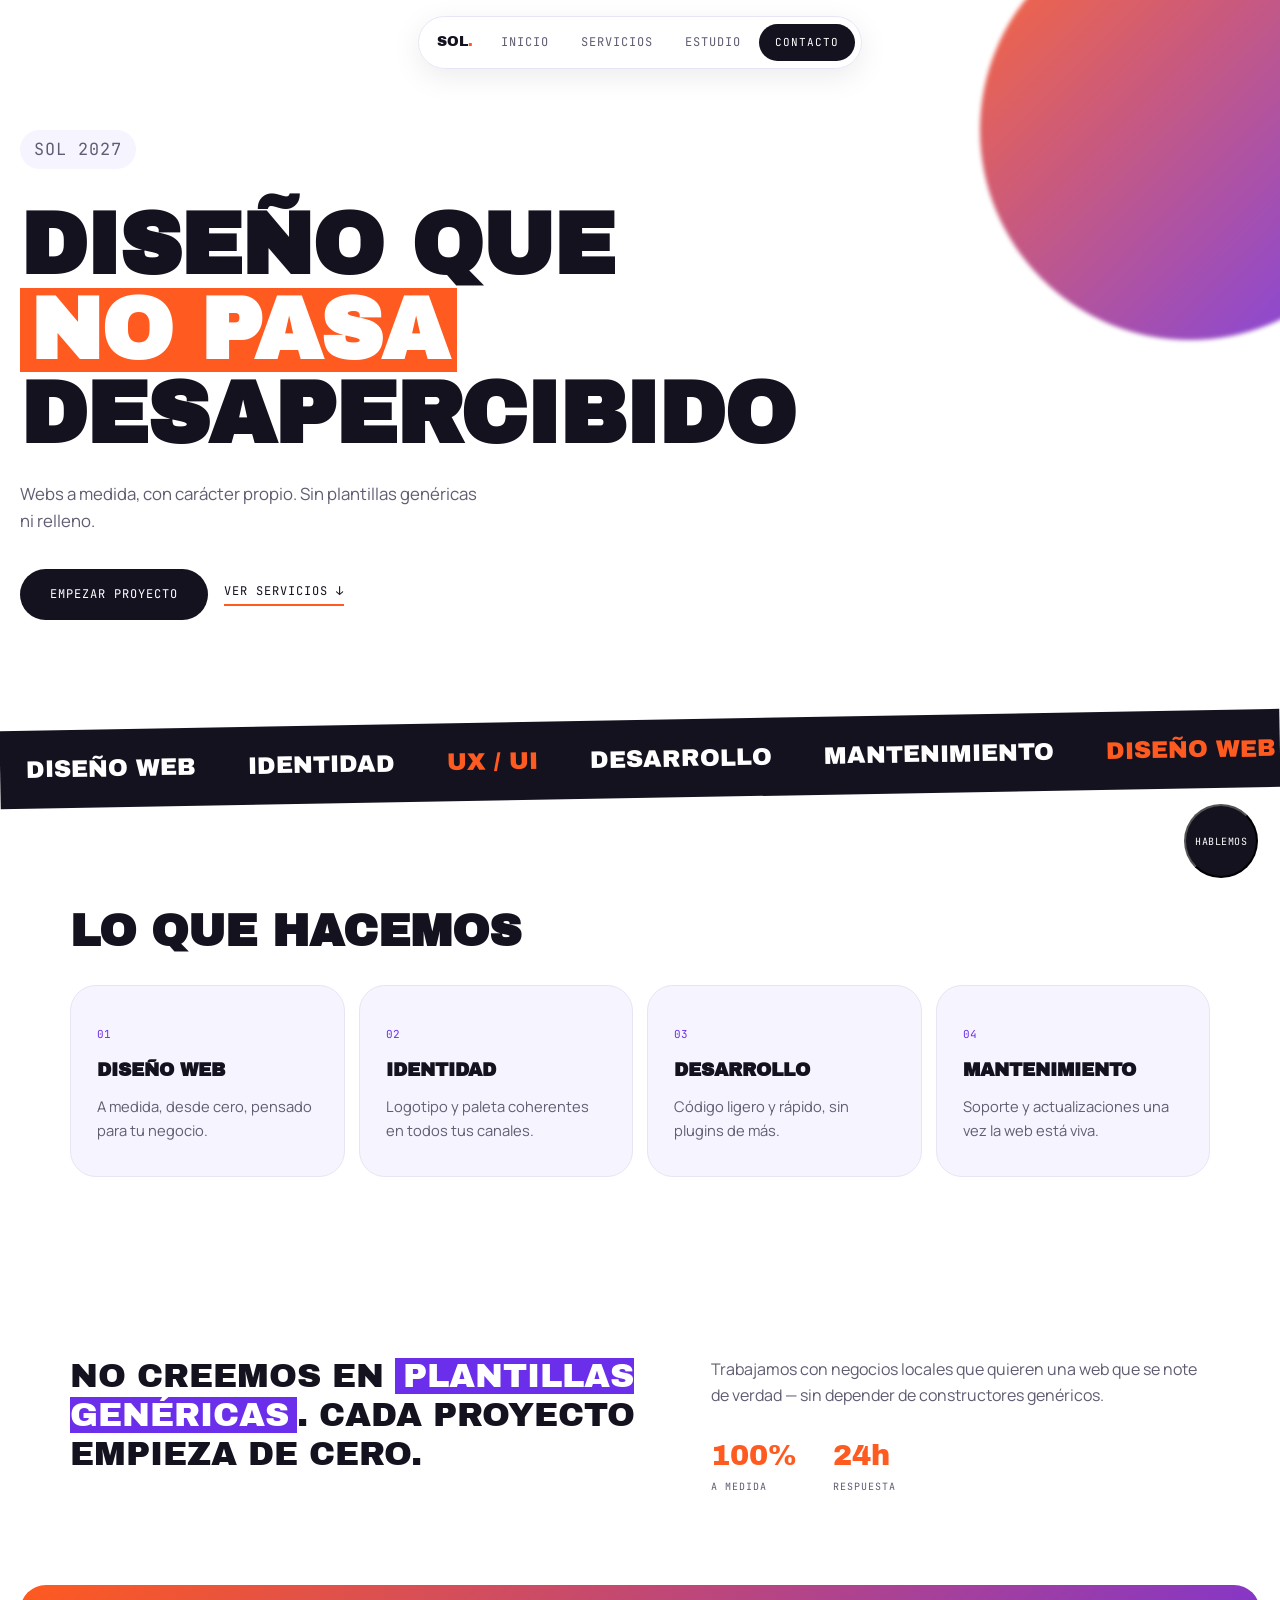
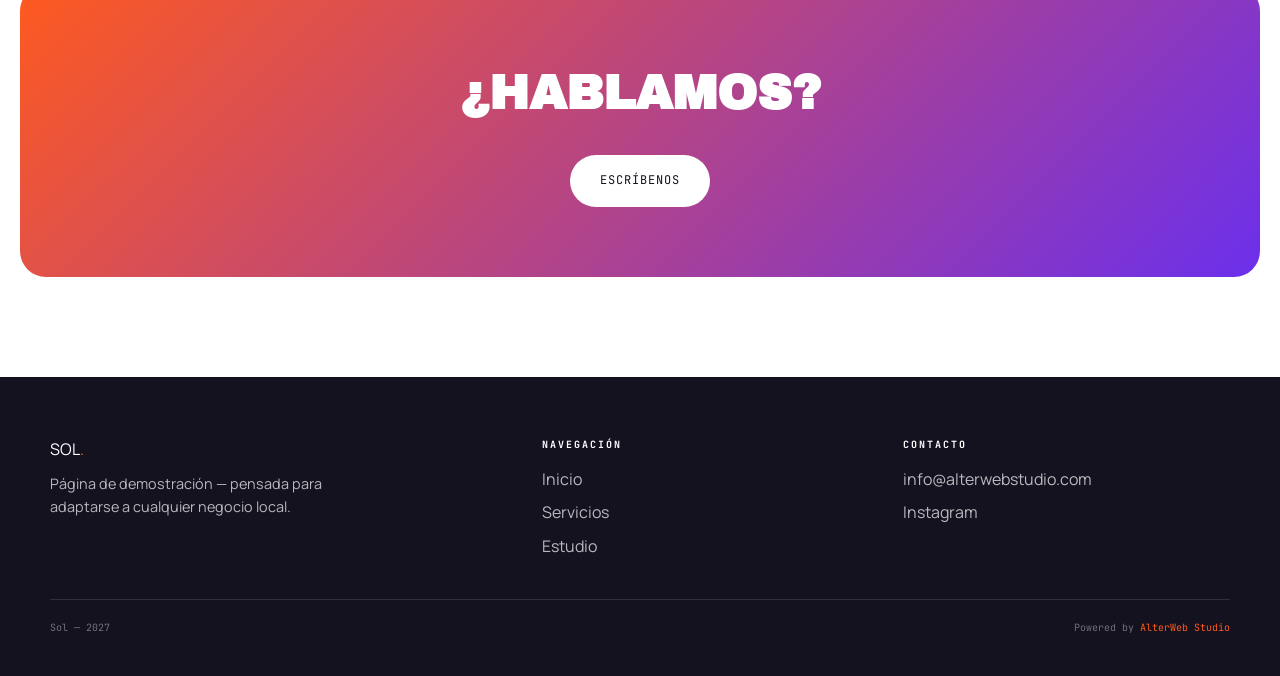
<file: plantillas/plantilla-sol.html>
<!DOCTYPE html>
<html lang="es">
<head>
<meta charset="UTF-8">
<meta name="viewport" content="width=device-width, initial-scale=1.0">
<title>SOL —  AlterWeb Studio</title>

<link rel="preconnect" href="https://fonts.googleapis.com">
<link rel="preconnect" href="https://fonts.gstatic.com" crossorigin>
<link href="https://fonts.googleapis.com/css2?family=Archivo+Black&family=Manrope:wght@400;500;700;800&family=JetBrains+Mono:wght@400;600&display=swap" rel="stylesheet">

<style>

/* ============================================================
   1. VARIABLES — blanc + blocs de color, atrevit
   ============================================================ */
:root{
    --bg:        #FFFFFF;
    --paper:     #F6F5FF;   /* blanc amb un toc violeta, no crema */
    --ink:       #14121F;
    --ink-soft:  #605C72;
    --taronja:   #FF5A1F;
    --grape:     #6B2FEB;
    --line:      #E7E4F5;

    --font-display: 'Archivo Black', sans-serif;
    --font-cos:     'Manrope', sans-serif;
    --font-mono:    'JetBrains Mono', monospace;

    --radi: 26px;
}

* { margin:0; padding:0; box-sizing:border-box; }
html{ scroll-behavior:smooth; }
body{
    background: var(--bg);
    color: var(--ink);
    font-family: var(--font-cos);
    line-height: 1.6;
    overflow-x: hidden;
}
img{ max-width:100%; display:block; }
a{ color:inherit; text-decoration:none; }

.eyebrow{
    font-family: var(--font-mono);
    font-size: 12px;
    letter-spacing: 1px;
    text-transform: uppercase;
    color: var(--grape);
    background: var(--paper);
    display: inline-block;
    padding: 6px 14px;
    border-radius: 999px;
    margin-bottom: 18px;
}

/* ============================================================
   2. NAV CÀPSULA FLOTANT — a dalt, centrada
   ============================================================ */
.nav-capsula{
    position: fixed;
    top: 16px; left: 50%;
    transform: translateX(-50%);
    z-index: 300;
    display: flex;
    align-items: center;
    gap: 4px;
    background: rgba(255,255,255,0.85);
    backdrop-filter: blur(14px);
    -webkit-backdrop-filter: blur(14px);
    border: 1px solid var(--line);
    border-radius: 999px;
    padding: 6px 6px 6px 18px;
    box-shadow: 0 8px 30px rgba(20,18,31,0.08);
}
.nav-capsula .logo{
    font-family: var(--font-display);
    font-size: 14px;
    margin-right: 10px;
}
.nav-capsula .logo span{ color: var(--taronja); }
.nav-links{ display:none; }
.nav-capsula .boto-mini{
    font-family: var(--font-mono);
    font-size: 11px;
    letter-spacing: 1px;
    text-transform: uppercase;
    background: var(--ink);
    color: var(--bg);
    padding: 10px 16px;
    border-radius: 999px;
}
.btn-dot{
    width: 34px; height: 34px;
    border-radius: 50%;
    border: 1px solid var(--line);
    background: none;
    cursor: pointer;
    margin-right: 6px;
    display: flex; align-items:center; justify-content:center;
}
.btn-dot span{ display:block; width:4px; height:4px; border-radius:50%; background:var(--ink); box-shadow: 6px 0 var(--ink), -6px 0 var(--ink); }

.dropdown{
    position: fixed;
    top: 68px; left: 50%;
    transform: translateX(-50%) scale(0.9);
    z-index: 299;
    background: var(--bg);
    border: 1px solid var(--line);
    border-radius: 18px;
    padding: 10px;
    box-shadow: 0 20px 50px rgba(20,18,31,0.15);
    opacity: 0;
    pointer-events: none;
    transition: opacity 0.2s ease, transform 0.2s ease;
}
.dropdown.obert{ opacity:1; transform: translateX(-50%) scale(1); pointer-events:auto; }
.dropdown a{
    display:block;
    font-family: var(--font-mono);
    font-size: 12px;
    letter-spacing: 1px;
    text-transform: uppercase;
    padding: 12px 20px;
    border-radius: 12px;
}
.dropdown a:hover{ background: var(--paper); color: var(--grape); }

@media (min-width: 860px){
    .nav-links{ display:flex; gap: 4px; }
    .nav-links a{
        font-family: var(--font-mono);
        font-size: 12px;
        letter-spacing: 1px;
        text-transform: uppercase;
        padding: 10px 14px;
        border-radius: 999px;
        color: var(--ink-soft);
    }
    .nav-links a:hover{ background: var(--paper); color: var(--grape); }
    .btn-dot{ display:none; }
    .dropdown{ display:none; }
}

/* ============================================================
   3. HERO — titular bloc + forma de color
   ============================================================ */
.hero{
    position: relative;
    padding: 130px 20px 80px;
    overflow: hidden;
}
.forma-hero{
    position: absolute;
    top: -80px; right: -120px;
    width: 420px; height: 420px;
    border-radius: 50%;
    background: linear-gradient(135deg, var(--taronja), var(--grape));
    opacity: 0.9;
    z-index: 0;
    filter: blur(2px);
}
.hero-contingut{ position:relative; z-index:1; max-width: 760px; }

.hero h1{
    font-family: var(--font-display);
    font-size: clamp(2.4rem, 10vw, 5.4rem);
    line-height: 0.98;
    letter-spacing: -1px;
    text-transform: uppercase;
    margin-bottom: 24px;
}
.hero h1 .marcat{
    background: var(--taronja);
    color: var(--bg);
    padding: 0 10px;
    display: inline-block;
}

.hero p{ color: var(--ink-soft); max-width: 460px; margin-bottom: 34px; font-size: 1.05rem; }

.hero-accions{ display:flex; flex-wrap:wrap; gap:16px; align-items:center; }

.boto-principal{
    background: var(--ink);
    color: var(--bg);
    font-family: var(--font-mono);
    font-size: 12px;
    letter-spacing: 1px;
    text-transform: uppercase;
    padding: 16px 30px;
    border-radius: 999px;
    display: inline-block;
    transition: background 0.2s ease, transform 0.2s ease;
}
.boto-principal:hover{ background: var(--grape); transform: translateY(-2px); }

.link-secundari{
    font-family: var(--font-mono);
    font-size: 12px;
    letter-spacing: 1px;
    text-transform: uppercase;
    border-bottom: 2px solid var(--taronja);
    padding-bottom: 3px;
}

/* ============================================================
   4. MARQUEE BLOC
   ============================================================ */
.marquee{
    background: var(--ink);
    color: var(--bg);
    padding: 20px 0;
    overflow: hidden;
    white-space: nowrap;
    transform: rotate(-1deg);
    margin: 20px 0;
}
.marquee-track{ display:inline-flex; animation: desplaca 20s linear infinite; }
.marquee span{
    font-family: var(--font-display);
    font-size: 1.5rem;
    text-transform: uppercase;
    padding: 0 26px;
}
.marquee span:nth-child(3n){ color: var(--taronja); }
@keyframes desplaca{ from{transform:translateX(0);} to{transform:translateX(-50%);} }

/* ============================================================
   5. SERVEIS — targetes SPOTLIGHT (revelen color al passar el cursor)
   ============================================================ */
.seccio{ padding: 90px 20px; max-width: 1180px; margin:0 auto; }

.seccio-titol{
    font-family: var(--font-display);
    font-size: clamp(1.8rem, 6vw, 2.8rem);
    text-transform: uppercase;
    line-height: 1.05;
    max-width: 620px;
    margin-bottom: 30px;
}

.grid-serveis{ display:grid; grid-template-columns: 1fr; gap: 14px; }

.card-spot{
    position: relative;
    background: var(--paper);
    border: 1px solid var(--line);
    border-radius: var(--radi);
    padding: 34px 26px;
    overflow: hidden;
}
.card-spot::before{
    content:"";
    position:absolute;
    inset:0;
    background: radial-gradient(circle 180px at var(--mx,50%) var(--my,50%), rgba(255,90,31,0.25), transparent 70%);
    opacity: 0;
    transition: opacity 0.25s ease;
    pointer-events:none;
}
.card-spot:hover::before{ opacity:1; }
.card-spot h3{ font-family: var(--font-display); font-size: 1.15rem; text-transform: uppercase; margin: 10px 0 10px; position:relative; }
.card-spot p{ color: var(--ink-soft); font-size: 0.92rem; position:relative; }
.card-spot .n{ font-family: var(--font-mono); font-size: 11px; color: var(--grape); position:relative; }

@media (min-width: 640px){ .grid-serveis{ grid-template-columns: repeat(2,1fr); } }
@media (min-width: 1024px){ .grid-serveis{ grid-template-columns: repeat(4,1fr); } }

/* ============================================================
   6. MANIFEST
   ============================================================ */
.manifest{ display:grid; grid-template-columns:1fr; gap:30px; }
.manifest blockquote{
    font-family: var(--font-display);
    font-size: clamp(1.4rem, 4.5vw, 2.1rem);
    text-transform: uppercase;
    line-height: 1.15;
}
.manifest blockquote .marcat{ background: var(--grape); color: var(--bg); padding: 0 8px; }
.stats{ display:flex; gap:36px; margin-top:24px; }
.stat-num{ font-family: var(--font-display); font-size: 1.8rem; color: var(--taronja); }
.stat-label{ font-family: var(--font-mono); font-size: 10px; text-transform:uppercase; letter-spacing:1px; color: var(--ink-soft); }

@media (min-width: 1024px){ .manifest{ grid-template-columns: 1.1fr 0.9fr; align-items:start; } }

/* ============================================================
   7. CTA
   ============================================================ */
.cta-bloc{
    background: linear-gradient(135deg, var(--taronja), var(--grape));
    color: var(--bg);
    border-radius: var(--radi);
    margin: 0 20px 100px;
    padding: 70px 30px;
    text-align: center;
}
.cta-bloc h2{ font-family: var(--font-display); font-size: clamp(1.8rem, 6vw, 3rem); text-transform:uppercase; margin-bottom: 24px; }
.cta-bloc .boto-principal{ background: var(--bg); color: var(--ink); }
.cta-bloc .boto-principal:hover{ background: var(--ink); color: var(--bg); }

/* ============================================================
   8. BOTÓ MAGNÈTIC — flotant, s'atreu cap al cursor
   ============================================================ */
.boto-magnetic{
    position: fixed;
    right: 22px; bottom: 22px;
    z-index: 250;
    width: 74px; height: 74px;
    border-radius: 50%;
    background: var(--ink);
    color: var(--bg);
    font-family: var(--font-mono);
    font-size: 10px;
    letter-spacing: 0.5px;
    text-transform: uppercase;
    display: flex; align-items:center; justify-content:center;
    text-align: center;
    transition: transform 0.15s ease-out, background 0.2s ease;
}
.boto-magnetic:hover{ background: var(--taronja); }

/* ============================================================
   9. FOOTER
   ============================================================ */
footer{ background: var(--ink); color: rgba(255,255,255,0.7); padding: 60px 20px 40px; }
.footer-grid{ max-width:1180px; margin:0 auto; display:grid; grid-template-columns:1fr; gap:34px; }
footer h4{ font-family: var(--font-mono); font-size:10px; letter-spacing:2px; text-transform:uppercase; color:var(--bg); margin-bottom:14px; }
footer ul{ list-style:none; display:flex; flex-direction:column; gap:8px; }
footer a:hover{ color: var(--taronja); }
.footer-baix{
    max-width:1180px; margin:40px auto 0; padding-top:20px;
    border-top: 1px solid rgba(255,255,255,0.12);
    font-family: var(--font-mono); font-size:10px; color: rgba(255,255,255,0.4);
    display:flex; justify-content:space-between; flex-wrap:wrap; gap:10px;
}
.footer-baix a{ color: var(--taronja); }

@media (min-width: 640px){ .footer-grid{ grid-template-columns: 1.4fr 1fr 1fr; } }

@media (prefers-reduced-motion: reduce){
    *{ animation-duration:0.001ms !important; transition-duration:0.001ms !important; }
}
</style>
</head>
<body>

<!-- ════════════════════════════════════════════════════════
     NAV CÀPSULA FLOTANT
     ════════════════════════════════════════════════════════ -->
<nav class="nav-capsula">
    <div class="logo">SOL<span>.</span></div>
    <div class="nav-links">
        <a href="#inici">Inicio</a>
        <a href="#servicios">Servicios</a>
        <a href="#estudio">Estudio</a>
    </div>
    <button class="btn-dot" id="btnDot"><span></span></button>
    <a href="#contacto" class="boto-mini">Contacto</a>
</nav>
<div class="dropdown" id="dropdown">
    <a href="#inici">Inicio</a>
    <a href="#servicios">Servicios</a>
    <a href="#estudio">Estudio</a>
</div>

<!-- ════════════════════════════════════════════════════════
     HERO
     ════════════════════════════════════════════════════════ -->
<section class="hero" id="inici">
    <div class="forma-hero"></div>
    <div class="hero-contingut">
        <p class="eyebrow"> Sol 2027</p>
        <h1>Diseño que <span class="marcat">no pasa</span> desapercibido</h1>
        <p>Webs a medida, con carácter propio. Sin plantillas genéricas ni relleno.</p>
        <div class="hero-accions">
            <a href="#contacto" class="boto-principal">Empezar proyecto</a>
            <a href="#servicios" class="link-secundari">Ver servicios ↓</a>
        </div>
    </div>
</section>

<div class="marquee">
    <div class="marquee-track">
        <span>Diseño web</span><span>Identidad</span><span>UX / UI</span><span>Desarrollo</span><span>Mantenimiento</span>
        <span>Diseño web</span><span>Identidad</span><span>UX / UI</span><span>Desarrollo</span><span>Mantenimiento</span>
    </div>
</div>

<!-- ════════════════════════════════════════════════════════
     SERVEIS — targetes spotlight
     ════════════════════════════════════════════════════════ -->
<section class="seccio" id="servicios">
    <h2 class="seccio-titol">Lo que hacemos</h2>
    <div class="grid-serveis">
        <div class="card-spot"><span class="n">01</span><h3>Diseño web</h3><p>A medida, desde cero, pensado para tu negocio.</p></div>
        <div class="card-spot"><span class="n">02</span><h3>Identidad</h3><p>Logotipo y paleta coherentes en todos tus canales.</p></div>
        <div class="card-spot"><span class="n">03</span><h3>Desarrollo</h3><p>Código ligero y rápido, sin plugins de más.</p></div>
        <div class="card-spot"><span class="n">04</span><h3>Mantenimiento</h3><p>Soporte y actualizaciones una vez la web está viva.</p></div>
    </div>
</section>

<!-- ════════════════════════════════════════════════════════
     MANIFEST
     ════════════════════════════════════════════════════════ -->
<section class="seccio" id="estudio">
    <div class="manifest">
        <blockquote>No creemos en <span class="marcat">plantillas genéricas</span>. Cada proyecto empieza de cero.</blockquote>
        <div>
            <p style="color:var(--ink-soft)">Trabajamos con negocios locales que quieren una web que se note de verdad — sin depender de constructores genéricos.</p>
            <div class="stats">
                <div><div class="stat-num">100%</div><div class="stat-label">A medida</div></div>
                <div><div class="stat-num">24h</div><div class="stat-label">Respuesta</div></div>
            </div>
        </div>
    </div>
</section>

<!-- ════════════════════════════════════════════════════════
     CTA
     ════════════════════════════════════════════════════════ -->
<section class="cta-bloc" id="contacto">
    <h2>¿Hablamos?</h2>
    <a href="mailto:info@alterwebstudio.com" class="boto-principal">Escríbenos</a>
</section>

<button class="boto-magnetic" id="botoMagnetic">Hablemos</button>

<!-- ════════════════════════════════════════════════════════
     FOOTER
     ════════════════════════════════════════════════════════ -->
<footer>
    <div class="footer-grid">
        <div>
            <div class="logo" style="color:var(--bg); margin-bottom:10px;">SOL<span style="color:var(--taronja)">.</span></div>
            <p style="font-size:0.9rem; max-width:280px;">Página de demostración — pensada para adaptarse a cualquier negocio local.</p>
        </div>
        <div>
            <h4>Navegación</h4>
            <ul><li><a href="#inici">Inicio</a></li><li><a href="#servicios">Servicios</a></li><li><a href="#estudio">Estudio</a></li></ul>
        </div>
        <div>
            <h4>Contacto</h4>
            <ul><li><a href="mailto:info@alterwebstudio.com">info@alterwebstudio.com</a></li><li><a href="#">Instagram</a></li></ul>
        </div>
    </div>
    <div class="footer-baix">
        <span>Sol — 2027</span>
        <span>Powered by <a href="https://www.alterwebstudio.com" target="_blank">AlterWeb Studio</a></span>
    </div>
</footer>

<script>
/* ============================================================
   BLOC 1 — DROPDOWN MÒBIL (càpsula)
   ============================================================ */
const btnDot   = document.getElementById('btnDot');
const dropdown = document.getElementById('dropdown');
btnDot.addEventListener('click', () => dropdown.classList.toggle('obert'));
dropdown.querySelectorAll('a').forEach(a => a.addEventListener('click', () => dropdown.classList.remove('obert')));

/* ============================================================
   BLOC 2 — TARGETES SPOTLIGHT (només PC amb ratolí)
   Actualitza --mx / --my de cada targeta segons el cursor
   ============================================================ */
const teRatoli = window.matchMedia('(pointer: fine)').matches;
if (teRatoli) {
    document.querySelectorAll('.card-spot').forEach(card => {
        card.addEventListener('mousemove', (e) => {
            const rect = card.getBoundingClientRect();
            card.style.setProperty('--mx', (e.clientX - rect.left) + 'px');
            card.style.setProperty('--my', (e.clientY - rect.top) + 'px');
        });
    });
}

/* ============================================================
   BLOC 3 — BOTÓ MAGNÈTIC (només PC amb ratolí)
   Si el cursor és a prop, el botó "s'hi atreu" una mica
   ============================================================ */
const botoMagnetic = document.getElementById('botoMagnetic');
if (teRatoli) {
    document.addEventListener('mousemove', (e) => {
        const rect = botoMagnetic.getBoundingClientRect();
        const cx = rect.left + rect.width / 2;
        const cy = rect.top + rect.height / 2;
        const dx = e.clientX - cx;
        const dy = e.clientY - cy;
        const distancia = Math.sqrt(dx * dx + dy * dy);

        if (distancia < 140) {
            const forca = (1 - distancia / 140) * 0.35;
            botoMagnetic.style.transform = `translate(${dx * forca}px, ${dy * forca}px)`;
        } else {
            botoMagnetic.style.transform = 'translate(0,0)';
        }
    });
}
</script>

</body>
</html>
</file>
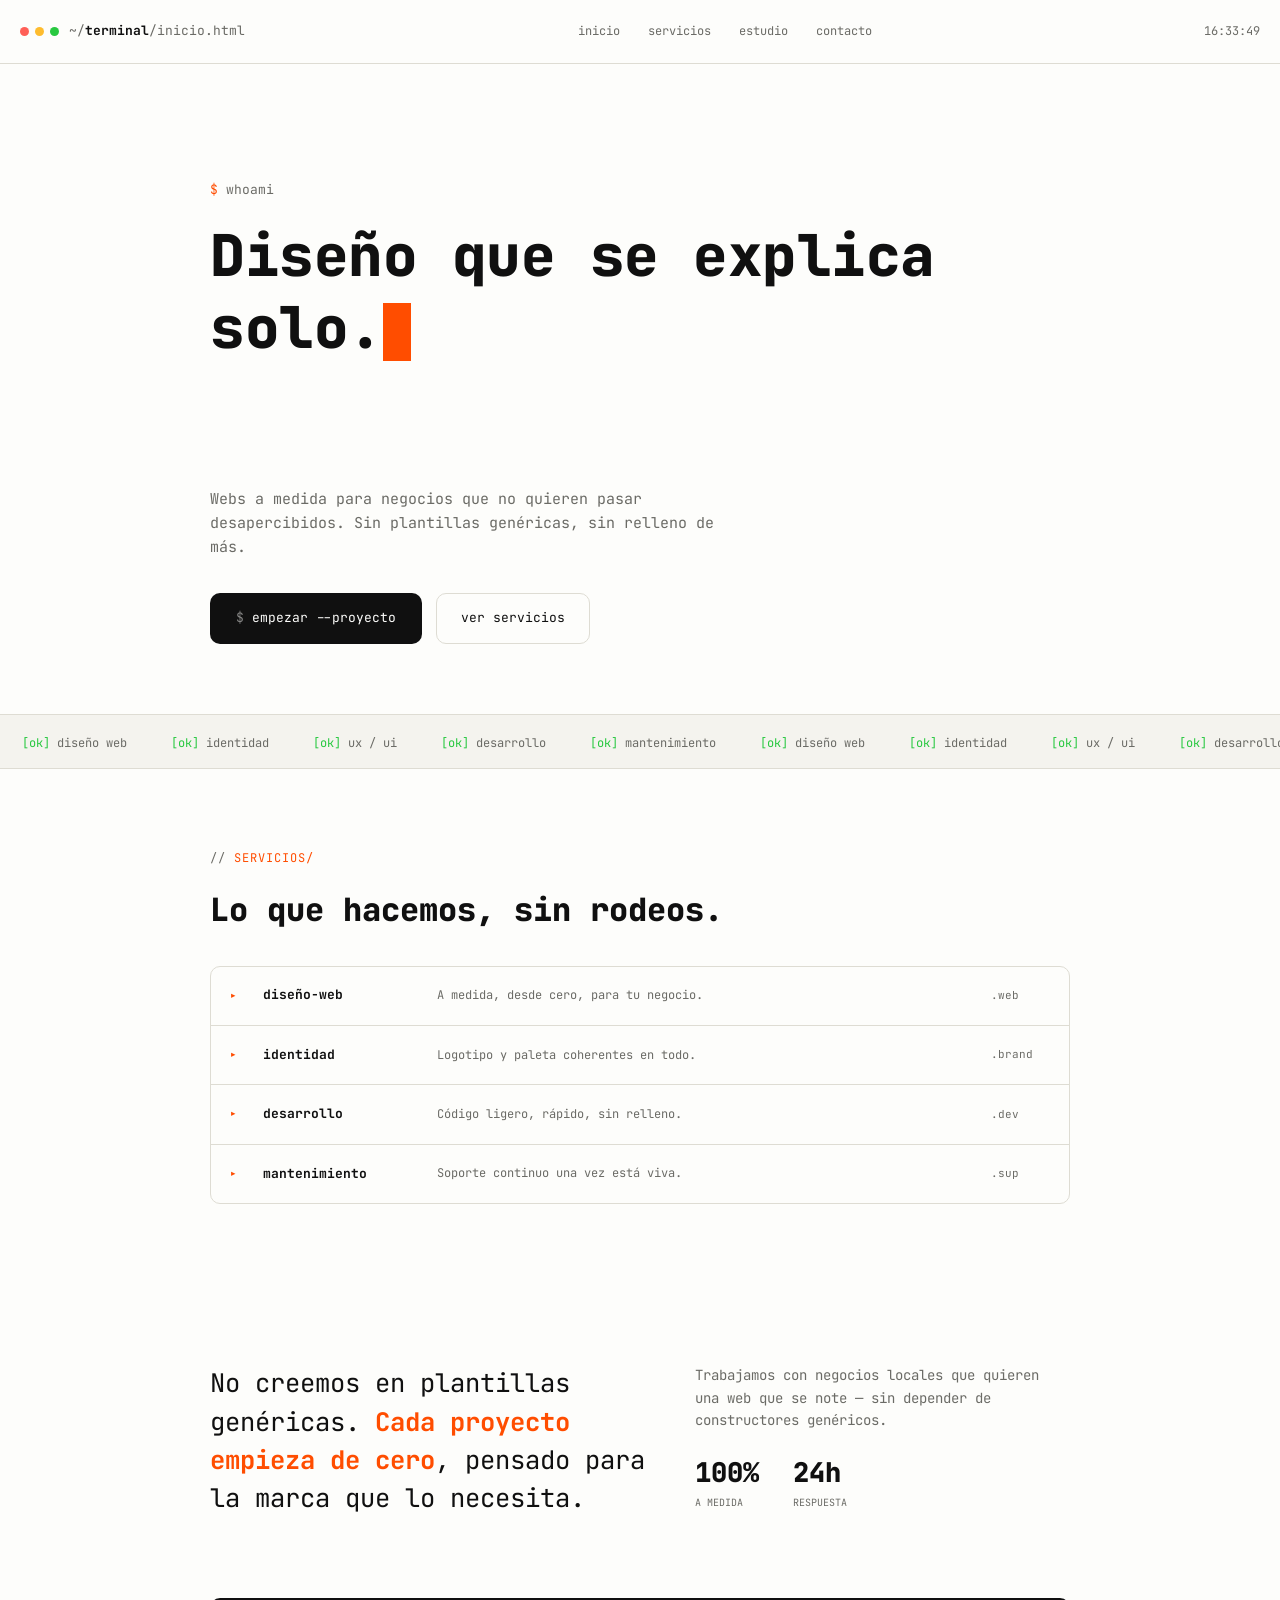
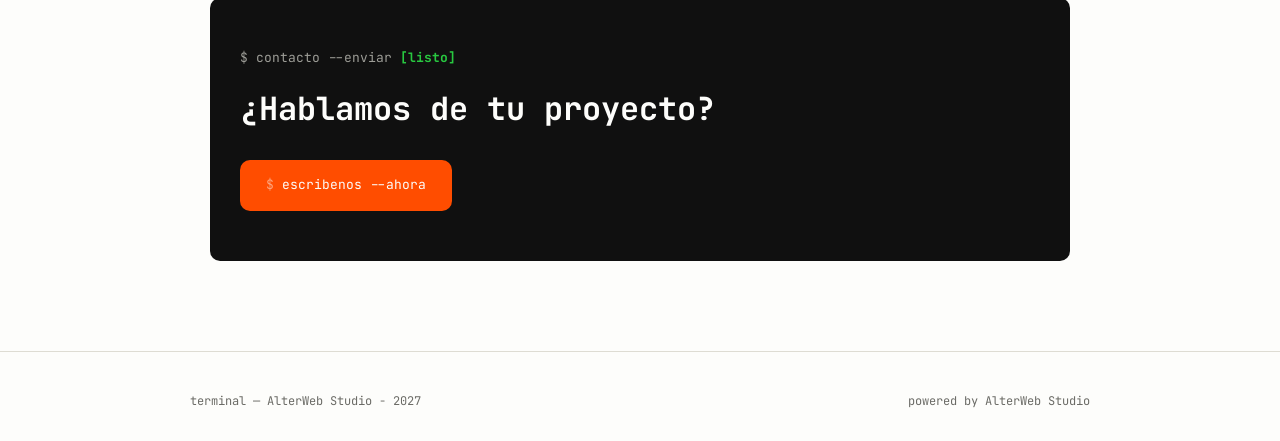
<file: plantillas/plantilla-terminal.html>
<!DOCTYPE html>
<html lang="es">
<head>
<meta charset="UTF-8">
<meta name="viewport" content="width=device-width, initial-scale=1.0">
<title>TERMINAL —  AlterWeb Studio</title>

<link rel="preconnect" href="https://fonts.googleapis.com">
<link rel="preconnect" href="https://fonts.gstatic.com" crossorigin>
<link href="https://fonts.googleapis.com/css2?family=JetBrains+Mono:wght@400;500;700;800&display=swap" rel="stylesheet">

<style>

/* ============================================================
   1. VARIABLES — blanc + negre + taronja senyal, tot monoespai
   ============================================================ */
:root{
    --bg:        #FDFDFB;
    --surface:   #F4F3EE;
    --ink:       #101010;
    --ink-soft:  #6B6B66;
    --senyal:    #FF4D00;
    --line:      #DEDCD3;

    --font: 'JetBrains Mono', monospace;
    --radi: 10px;
}

* { margin:0; padding:0; box-sizing:border-box; }
html{ scroll-behavior:smooth; }
body{
    background: var(--bg);
    color: var(--ink);
    font-family: var(--font);
    line-height: 1.6;
}
img{ max-width:100%; display:block; }
a{ color:inherit; text-decoration:none; }

.eyebrow{
    font-size: 12px;
    letter-spacing: 1px;
    text-transform: uppercase;
    color: var(--senyal);
    margin-bottom: 16px;
}
.eyebrow::before{ content:"// "; color: var(--ink-soft); }

/* ============================================================
   2. TOPBAR — barra tipus editor de codi, amb rellotge real
   ============================================================ */
.topbar{
    position: sticky; top:0; z-index: 200;
    display: flex; align-items:center; justify-content:space-between;
    padding: 14px 20px;
    background: var(--bg);
    border-bottom: 1px solid var(--line);
}
.topbar-esq{ display:flex; align-items:center; gap:10px; font-size:13px; }
.punts-fals{ display:flex; gap:6px; }
.punts-fals span{ width:9px; height:9px; border-radius:50%; background: var(--line); }
.punts-fals span:nth-child(1){ background:#FF5F57; }
.punts-fals span:nth-child(2){ background:#FEBC2E; }
.punts-fals span:nth-child(3){ background:#28C840; }
.ruta{ color: var(--ink-soft); }
.ruta b{ color: var(--ink); }

.btn-menu{
    display:none;
    background:none; border:1px solid var(--ink); border-radius:6px;
    font-family: var(--font); font-size:12px; padding:8px 12px; cursor:pointer;
}

.nav-desktop{ display:none; gap: 4px; align-items:center; }
.nav-desktop a{
    font-size: 12px;
    padding: 8px 12px;
    border-radius: 6px;
    color: var(--ink-soft);
}
.nav-desktop a:hover{ background: var(--surface); color: var(--ink); }
.rellotge{ font-size:12px; color: var(--ink-soft); }

@media (min-width: 860px){
    .nav-desktop{ display:flex; }
}
@media (max-width: 859px){
    .topbar-esq .ruta{ display:none; }
}

.menu-mobil{
    position: fixed; inset:0; top:53px; background: var(--bg);
    z-index:190; padding:24px 20px;
    transform: translateY(-10px);
    opacity: 0;
    pointer-events: none;
    transition: opacity 0.2s ease, transform 0.2s ease;
}
.menu-mobil.obert{ opacity:1; transform:translateY(0); pointer-events:auto; }
.menu-mobil ul{ list-style:none; display:flex; flex-direction:column; gap:2px; }
.menu-mobil a{
    display:block; padding: 16px 4px; border-bottom: 1px solid var(--line);
    font-size: 15px;
}
.menu-mobil a::before{ content:"> "; color: var(--senyal); }

@media (min-width: 860px){ .btn-menu{ display:none !important; } }
@media (max-width: 859px){ .btn-menu{ display:inline-block; } }

/* ============================================================
   3. HERO — titular amb efecte de mecanografia
   ============================================================ */
.hero{
    padding: 90px 20px 70px;
    max-width: 900px;
    margin: 0 auto;
}
.hero .prompt{ color: var(--ink-soft); font-size: 13px; margin-bottom: 18px; }
.hero .prompt::before{ content:"$ "; color: var(--senyal); }

.hero h1{
    font-size: clamp(1.9rem, 7vw, 3.6rem);
    font-weight: 800;
    line-height: 1.25;
    letter-spacing: -0.5px;
    min-height: 4.2em;
}
.cursor-fals{
    display:inline-block;
    width: 0.5em; height: 1em;
    background: var(--senyal);
    vertical-align: middle;
    animation: parpelleja 1s step-end infinite;
}
@keyframes parpelleja{ 50%{ opacity:0; } }

.hero p{ color: var(--ink-soft); margin: 26px 0 34px; max-width: 520px; font-size: 15px; }

.hero-accions{ display:flex; flex-wrap:wrap; gap:14px; }

.boto-principal{
    background: var(--ink); color: var(--bg);
    font-size:13px; padding: 15px 26px; border-radius: var(--radi);
    display:inline-block; transition: background 0.2s ease;
}
.boto-principal:hover{ background: var(--senyal); }
.boto-principal::before{ content:"$ "; opacity:0.5; }

.link-secundari{
    font-size:13px; border: 1px solid var(--line); padding: 14px 24px; border-radius: var(--radi);
}
.link-secundari:hover{ border-color: var(--ink); }

/* ============================================================
   4. TICKER — franja de capacitats, estil status bar
   ============================================================ */
.ticker{
    border-top: 1px solid var(--line);
    border-bottom: 1px solid var(--line);
    background: var(--surface);
    padding: 14px 0;
    overflow: hidden;
    white-space: nowrap;
}
.ticker-track{ display:inline-flex; animation: desplaca 24s linear infinite; }
.ticker span{ font-size:12px; padding: 0 22px; color: var(--ink-soft); }
.ticker span::before{ content:"[ok] "; color: #28C840; }
@keyframes desplaca{ from{transform:translateX(0);} to{transform:translateX(-50%);} }

/* ============================================================
   5. LLISTA DE SERVEIS — estil explorador d'arxius
   ============================================================ */
.seccio{ padding: 80px 20px; max-width: 900px; margin: 0 auto; }
.seccio-titol{ font-size: clamp(1.4rem, 4vw, 2rem); font-weight:800; margin-bottom: 30px; }

.llista-arxius{ border: 1px solid var(--line); border-radius: var(--radi); overflow:hidden; }
.fila{
    display: flex; align-items:center; gap: 14px;
    padding: 18px 18px;
    border-bottom: 1px solid var(--line);
    transition: background 0.15s ease;
}
.fila:last-child{ border-bottom:none; }
.fila:hover{ background: var(--surface); }
.fila .icona{ color: var(--senyal); font-size: 14px; }
.fila .nom{ font-weight: 700; font-size: 13px; flex: 1; }
.fila .desc{ color: var(--ink-soft); font-size: 12px; }
.fila .ext{ color: var(--ink-soft); font-size:11px; }

@media (min-width: 720px){
    .fila{ display:grid; grid-template-columns: 20px 160px 1fr 60px; align-items:center; }
}

/* ============================================================
   6. MANIFEST
   ============================================================ */
.manifest{ display:grid; grid-template-columns:1fr; gap:26px; }
.manifest p.gran{ font-size: clamp(1.2rem, 3.4vw, 1.6rem); line-height:1.5; }
.manifest p.gran span{ color: var(--senyal); font-weight:700; }
.stats{ display:flex; gap:34px; margin-top:20px; }
.stat-num{ font-size:1.7rem; font-weight:800; }
.stat-label{ font-size:10px; color: var(--ink-soft); text-transform:uppercase; }
@media (min-width: 1024px){ .manifest{ grid-template-columns: 1.1fr 0.9fr; align-items:start; } }

/* ============================================================
   7. CTA — estil prompt de terminal
   ============================================================ */
.cta-bloc{
    background: var(--ink);
    color: var(--bg);
    border-radius: var(--radi);
    margin: 0 20px 90px;
    padding: 50px 30px;
    max-width: 860px;
    margin-left: auto; margin-right: auto;
}
.cta-bloc .linia{ font-size: 13px; margin-bottom: 8px; color: #9d9d97; }
.cta-bloc .linia b{ color: #28C840; }
.cta-bloc h2{ font-size: clamp(1.4rem, 4vw, 2rem); margin: 14px 0 26px; }
.cta-bloc .boto-principal{ background: var(--senyal); }
.cta-bloc .boto-principal:hover{ background: var(--bg); color: var(--ink); }

/* ============================================================
   8. FOOTER
   ============================================================ */
footer{ border-top: 1px solid var(--line); padding: 40px 20px 30px; }
.footer-grid{ max-width: 900px; margin:0 auto; display:flex; flex-wrap:wrap; justify-content:space-between; gap:20px; font-size:12px; color: var(--ink-soft); }
.footer-grid a:hover{ color: var(--senyal); }

@media (prefers-reduced-motion: reduce){
    *{ animation-duration:0.001ms !important; transition-duration:0.001ms !important; }
}
</style>
</head>
<body>

<div class="topbar">
    <div class="topbar-esq">
        <div class="punts-fals"><span></span><span></span><span></span></div>
        <span class="ruta">~/<b>terminal</b>/inicio.html</span>
    </div>
    <nav class="nav-desktop">
        <a href="#inici">inicio</a>
        <a href="#servicios">servicios</a>
        <a href="#estudio">estudio</a>
        <a href="#contacto">contacto</a>
    </nav>
    <div style="display:flex; align-items:center; gap:14px;">
        <span class="rellotge" id="rellotge">00:00:00</span>
        <button class="btn-menu" id="btnMenu">menu</button>
    </div>
</div>

<div class="menu-mobil" id="menuMobil">
    <ul>
        <li><a href="#inici">inicio</a></li>
        <li><a href="#servicios">servicios</a></li>
        <li><a href="#estudio">estudio</a></li>
        <li><a href="#contacto">contacto</a></li>
    </ul>
</div>

<section class="hero" id="inici">
    <p class="prompt">whoami</p>
    <h1 id="titolEscrit"><span class="cursor-fals"></span></h1>
    <p>Webs a medida para negocios que no quieren pasar desapercibidos. Sin plantillas genéricas, sin relleno de más.</p>
    <div class="hero-accions">
        <a href="#contacto" class="boto-principal">empezar --proyecto</a>
        <a href="#servicios" class="link-secundari">ver servicios</a>
    </div>
</section>

<div class="ticker">
    <div class="ticker-track">
        <span>diseño web</span><span>identidad</span><span>ux / ui</span><span>desarrollo</span><span>mantenimiento</span>
        <span>diseño web</span><span>identidad</span><span>ux / ui</span><span>desarrollo</span><span>mantenimiento</span>
    </div>
</div>

<section class="seccio" id="servicios">
    <p class="eyebrow">servicios/</p>
    <h2 class="seccio-titol">Lo que hacemos, sin rodeos.</h2>
    <div class="llista-arxius">
        <div class="fila"><span class="icona">▸</span><span class="nom">diseño-web</span><span class="desc">A medida, desde cero, para tu negocio.</span><span class="ext">.web</span></div>
        <div class="fila"><span class="icona">▸</span><span class="nom">identidad</span><span class="desc">Logotipo y paleta coherentes en todo.</span><span class="ext">.brand</span></div>
        <div class="fila"><span class="icona">▸</span><span class="nom">desarrollo</span><span class="desc">Código ligero, rápido, sin relleno.</span><span class="ext">.dev</span></div>
        <div class="fila"><span class="icona">▸</span><span class="nom">mantenimiento</span><span class="desc">Soporte continuo una vez está viva.</span><span class="ext">.sup</span></div>
    </div>
</section>

<section class="seccio" id="estudio">
    <div class="manifest">
        <p class="gran">No creemos en plantillas genéricas. <span>Cada proyecto empieza de cero</span>, pensado para la marca que lo necesita.</p>
        <div>
            <p style="color:var(--ink-soft); font-size:14px;">Trabajamos con negocios locales que quieren una web que se note — sin depender de constructores genéricos.</p>
            <div class="stats">
                <div><div class="stat-num">100%</div><div class="stat-label">a medida</div></div>
                <div><div class="stat-num">24h</div><div class="stat-label">respuesta</div></div>
            </div>
        </div>
    </div>
</section>

<section class="cta-bloc" id="contacto">
    <p class="linia">$ contacto --enviar <b>[listo]</b></p>
    <h2>¿Hablamos de tu proyecto?</h2>
    <a href="mailto:info@alterwebstudio.com" class="boto-principal">escribenos --ahora</a>
</section>

<footer>
    <div class="footer-grid">
        <span>terminal — AlterWeb Studio - 2027</span>
        <span>powered by <a href="https://www.alterwebstudio.com" target="_blank">AlterWeb Studio</a></span>
    </div>
</footer>

<script>
/* ============================================================
   BLOC 1 — MENÚ MÒBIL
   ============================================================ */
const btnMenu = document.getElementById('btnMenu');
const menuMobil = document.getElementById('menuMobil');
btnMenu.addEventListener('click', () => menuMobil.classList.toggle('obert'));
menuMobil.querySelectorAll('a').forEach(a => a.addEventListener('click', () => menuMobil.classList.remove('obert')));

/* ============================================================
   BLOC 2 — RELLOTGE EN DIRECTE
   Actualitza l'hora real cada segon a la barra superior
   ============================================================ */
const rellotge = document.getElementById('rellotge');
const actualitzarRellotge = () => {
    const ara = new Date();
    const hh = String(ara.getHours()).padStart(2, '0');
    const mm = String(ara.getMinutes()).padStart(2, '0');
    const ss = String(ara.getSeconds()).padStart(2, '0');
    rellotge.textContent = `${hh}:${mm}:${ss}`;
};
actualitzarRellotge();
setInterval(actualitzarRellotge, 1000);

/* ============================================================
   BLOC 3 — EFECTE DE MECANOGRAFIA AL TITULAR
   Escriu el text lletra a lletra, com si algú l'estigués
   teclejant en directe. Respecta prefers-reduced-motion.
   ============================================================ */
const titolEscrit = document.getElementById('titolEscrit');
const textFinal = 'Diseño que se explica solo.';
const menysMoviment = window.matchMedia('(prefers-reduced-motion: reduce)').matches;
const cursorHTML = '<span class="cursor-fals"></span>';

if (menysMoviment) {
    titolEscrit.innerHTML = textFinal + cursorHTML;
} else {
    let i = 0;
    const escriure = () => {
        titolEscrit.innerHTML = textFinal.slice(0, i) + cursorHTML;
        i++;
        if (i <= textFinal.length) setTimeout(escriure, 45);
    };
    escriure();
}
</script>

</body>
</html>
</file>
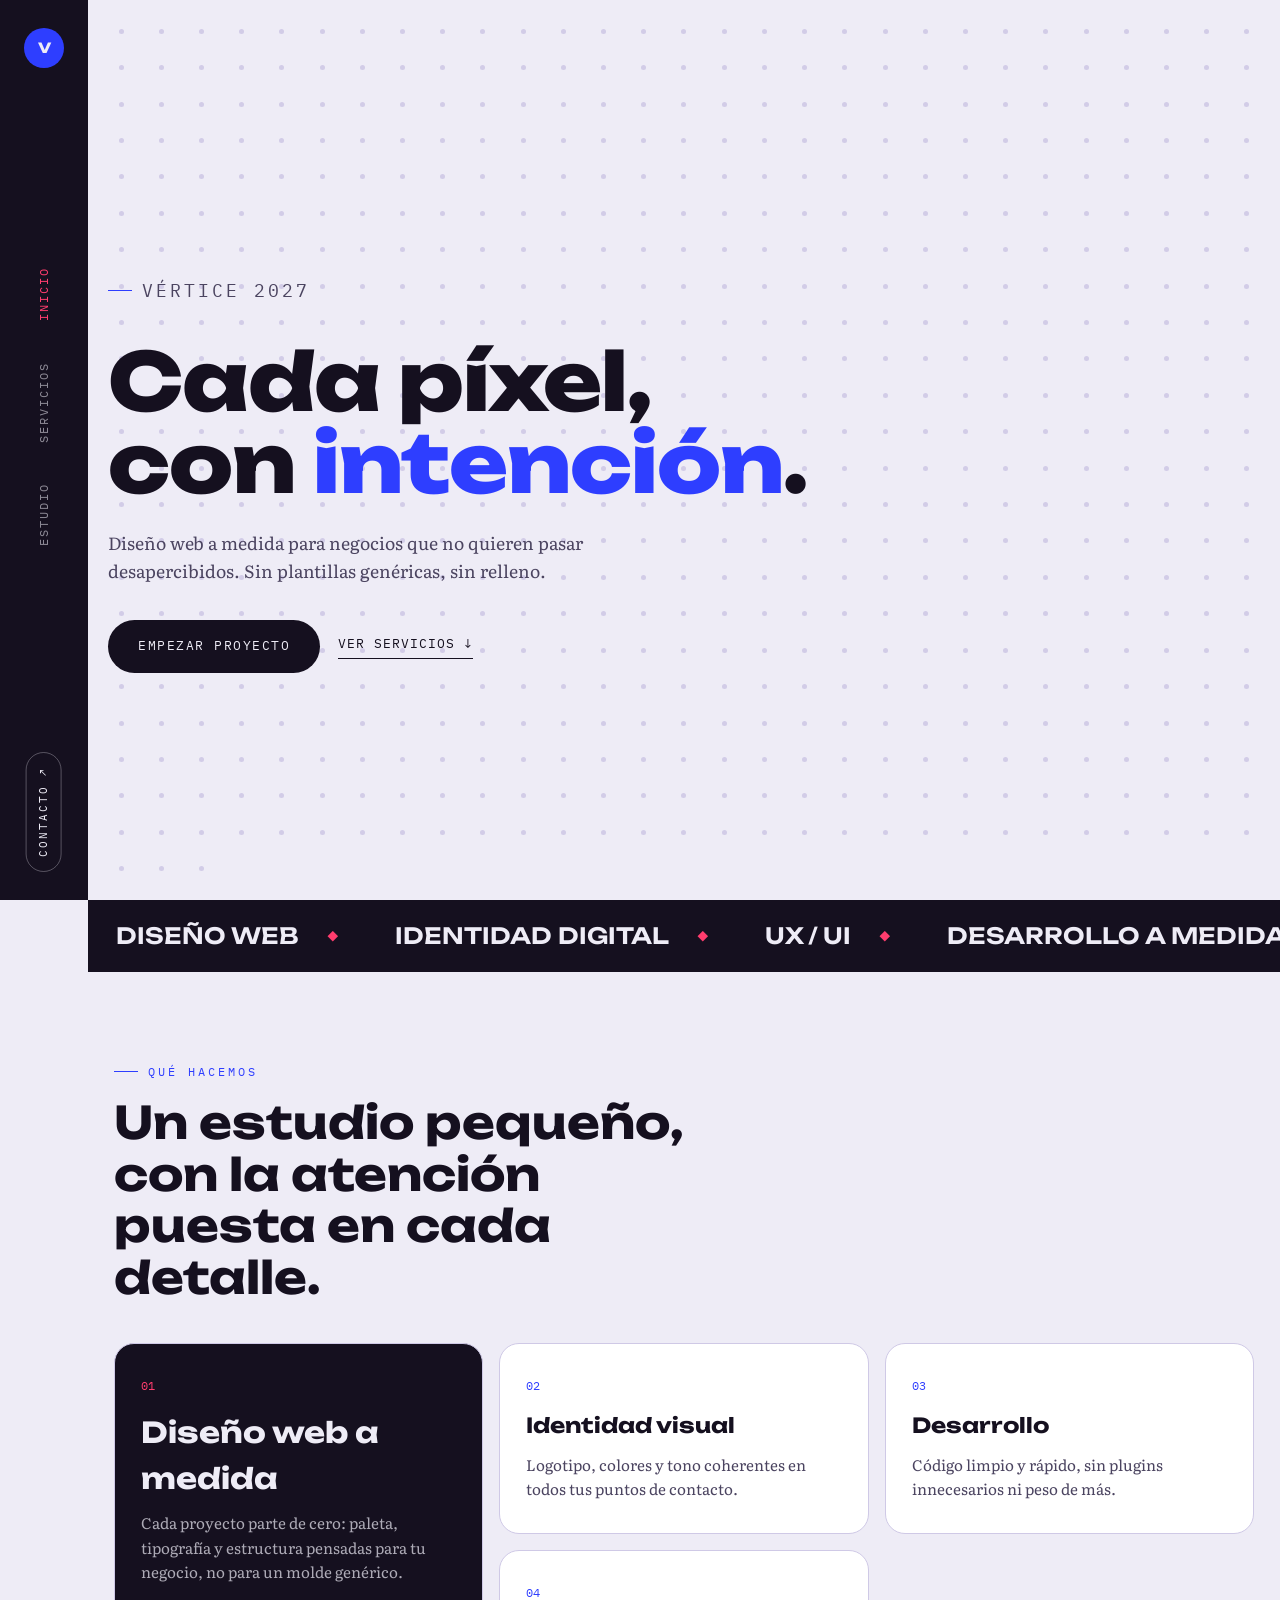
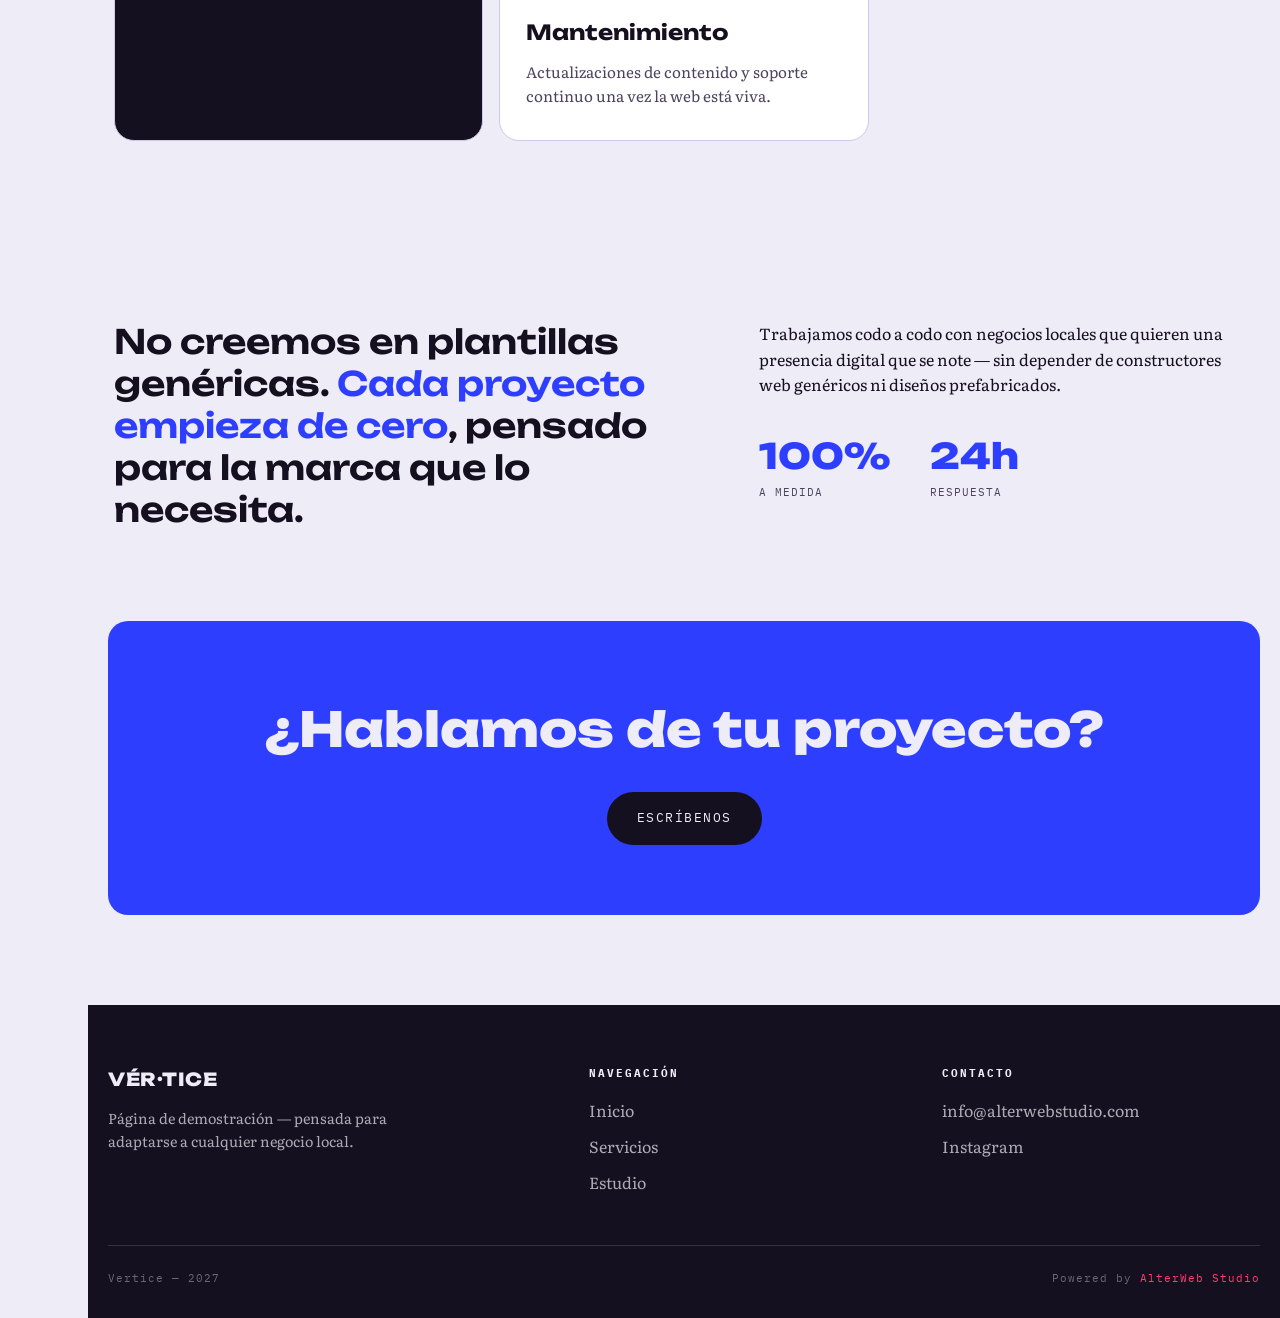
<file: plantillas/plantilla-vertice.html>
<!DOCTYPE html>
<html lang="es">
<head>
<meta charset="UTF-8">
<meta name="viewport" content="width=device-width, initial-scale=1.0">
<title>VÉRTICE —  AlterWeb Studio</title>

<!-- Fonts: combinació poc habitual — display geomètrica + serif tranquil·la + mono per etiquetes -->
<link rel="preconnect" href="https://fonts.googleapis.com">
<link rel="preconnect" href="https://fonts.gstatic.com" crossorigin>
<link href="https://fonts.googleapis.com/css2?family=Unbounded:wght@400;600;800;900&family=Literata:ital,opsz,wght@0,7..72,400;0,7..72,500;1,7..72,400&family=IBM+Plex+Mono:wght@400;500&display=swap" rel="stylesheet">

<style>

/* ============================================================
   1. VARIABLES — paleta i escala
   ============================================================ */
:root{
    --bg:        #EEECF6;   /* fons lavanda-paper, no el crema típic */
    --surface:   #FFFFFF;
    --ink:       #15101F;   /* gairebé negre, amb toc violeta */
    --ink-soft:  #4B4460;
    --accent:    #2E3EFF;   /* blau elèctric — accent principal */
    --accent-2:  #FF3D6E;   /* rosa fúcsia — accent secundari, ús puntual */
    --line:      #CFC9E6;

    --font-display: 'Unbounded', sans-serif;
    --font-cos:     'Literata', serif;
    --font-mono:    'IBM Plex Mono', monospace;

    --radi: 20px;
    --sidebar-w: 88px;
}

@media (prefers-color-scheme: dark){
    /* Es deixa preparat per si algun dia vols versió fosca — de moment no s'activa */
}

* { margin:0; padding:0; box-sizing:border-box; }

html { scroll-behavior:smooth; }

body{
    background: var(--bg);
    color: var(--ink);
    font-family: var(--font-cos);
    font-size: 16px;
    line-height: 1.6;
    overflow-x: hidden;
}

img{ max-width:100%; display:block; }
a{ color:inherit; text-decoration:none; }

.eyebrow{
    font-family: var(--font-mono);
    font-size: 12px;
    letter-spacing: 3px;
    text-transform: uppercase;
    color: var(--accent);
    display: flex;
    align-items: center;
    gap: 10px;
    margin-bottom: 16px;
}
.eyebrow::before{
    content:"";
    width: 24px; height: 1px;
    background: var(--accent);
    display: inline-block;
}

/* ============================================================
   2. TOPBAR MÒBIL — logo + hamburguesa
   Al PC es substitueix pel sidebar (bloc 3)
   ============================================================ */
.topbar{
    position: fixed;
    top:0; left:0; right:0;
    z-index: 200;
    display: flex;
    align-items: center;
    justify-content: space-between;
    padding: 16px 20px;
    background: rgba(238,236,246,0.85);
    backdrop-filter: blur(10px);
    -webkit-backdrop-filter: blur(10px);
    border-bottom: 1px solid var(--line);
}

.logo{
    font-family: var(--font-display);
    font-weight: 800;
    font-size: 18px;
    letter-spacing: 0.5px;
}
.logo span{ color: var(--accent); }

.btn-menu{
    width: 42px; height: 42px;
    border-radius: 50%;
    border: 1px solid var(--ink);
    background: none;
    cursor: pointer;
    display: flex;
    align-items: center;
    justify-content: center;
    gap: 4px;
    flex-direction: column;
}
.btn-menu span{
    width: 16px; height: 2px;
    background: var(--ink);
    transition: transform 0.25s ease, opacity 0.25s ease;
}
.btn-menu.obert span:nth-child(1){ transform: translateY(6px) rotate(45deg); }
.btn-menu.obert span:nth-child(2){ opacity: 0; }
.btn-menu.obert span:nth-child(3){ transform: translateY(-6px) rotate(-45deg); }

/* ─── Menú mòbil a pantalla completa ─── */
.menu-mobil{
    position: fixed;
    inset: 0;
    background: var(--ink);
    color: var(--bg);
    z-index: 190;
    display: flex;
    flex-direction: column;
    justify-content: center;
    padding: 40px;
    transform: translateY(-100%);
    transition: transform 0.5s cubic-bezier(.6,0,.2,1);
}
.menu-mobil.obert{ transform: translateY(0); }
.menu-mobil ul{ list-style:none; }
.menu-mobil li{
    font-family: var(--font-display);
    font-size: 2.4rem;
    font-weight: 700;
    margin-bottom: 14px;
    opacity: 0;
    transform: translateY(16px);
    transition: opacity 0.4s ease, transform 0.4s ease;
}
.menu-mobil.obert li{ opacity:1; transform:translateY(0); }
.menu-mobil li:nth-child(1){ transition-delay: 0.1s; }
.menu-mobil li:nth-child(2){ transition-delay: 0.16s; }
.menu-mobil li:nth-child(3){ transition-delay: 0.22s; }
.menu-mobil li:nth-child(4){ transition-delay: 0.28s; }
.menu-mobil li:nth-child(5){ transition-delay: 0.34s; }
.menu-mobil a:hover{ color: var(--accent); }

/* ============================================================
   3. SIDEBAR (PC) — element "signatura" de navegació
   Substitueix el navbar de dalt clàssic. Nom en vertical.
   ============================================================ */
.sidebar{ display:none; }

@media (min-width: 1024px){

    .topbar{ display:none; }

    .sidebar{
        display: flex;
        flex-direction: column;
        align-items: center;
        justify-content: space-between;
        position: fixed;
        top:0; left:0; bottom:0;
        width: var(--sidebar-w);
        padding: 28px 0;
        background: var(--ink);
        z-index: 200;
    }

    .sidebar .logo-mini{
        width: 40px; height: 40px;
        border-radius: 50%;
        background: var(--accent);
        color: var(--bg);
        font-family: var(--font-display);
        font-weight: 800;
        display: flex; align-items:center; justify-content:center;
        font-size: 14px;
    }

    .sidebar nav ul{
        list-style: none;
        display: flex;
        flex-direction: column;
        gap: 34px;

    }

    .sidebar nav a{
        font-family: var(--font-mono);
        font-size: 12px;
        letter-spacing: 2px;
        text-transform: uppercase;
        color: rgba(238,236,246,0.55);
        transition: color 0.2s ease;
        writing-mode: vertical-rl;
        transform: rotate(180deg);
     }
     
    .sidebar nav a:hover{ color: var(--bg); }
    .sidebar nav a.actiu{ color: var(--accent-2); }

    .sidebar .cta-mini{
        writing-mode: vertical-rl;
        transform: rotate(180deg);
        font-family: var(--font-mono);
        font-size: 11px;
        letter-spacing: 2px;
        text-transform: uppercase;
        color: var(--bg);
        border: 1px solid rgba(238,236,246,0.3);
        padding: 14px 8px;
        border-radius: 999px;
    }
    .sidebar .cta-mini:hover{ border-color: var(--accent-2); color: var(--accent-2); }

    /* Desplaça tot el contingut principal perquè no quedi sota el sidebar */
    .main{ margin-left: var(--sidebar-w); }
}

/* ============================================================
   4. HERO — titular + grid de punts interactiu (signatura)
   ============================================================ */
.hero{
    position: relative;
    min-height: 100svh;
    display: flex;
    align-items: center;
    padding: 110px 20px 60px;
    overflow: hidden;
}

/* Graella de punts — de fons, per sota del text */
.dot-grid{
    position: absolute;
    inset: 0;
    z-index: 0;
    display: grid;
    grid-template-columns: repeat(auto-fill, minmax(26px, 1fr));
    gap: 14px;
    padding: 20px;
    opacity: 0.9;
    pointer-events: none;
}
.dot{
    width: 5px; height: 5px;
    border-radius: 50%;
    background: var(--line);
    justify-self: center;
    align-self: center;
    transition: transform 0.15s ease, background 0.15s ease;
}

.hero-contingut{
    position: relative;
    z-index: 1;
    max-width: 720px;
}

.hero h1{
    font-family: var(--font-display);
    font-weight: 800;
    font-size: clamp(2.6rem, 9vw, 5rem);
    line-height: 1.02;
    letter-spacing: -1px;
    margin-bottom: 24px;
}
.hero h1 em{
    font-style: normal;
    color: var(--accent);
}

.hero p{
    font-size: 1.1rem;
    color: var(--ink-soft);
    max-width: 480px;
    margin-bottom: 36px;
}

.hero-accions{
    display: flex;
    flex-wrap: wrap;
    gap: 18px;
    align-items: center;
}

.boto-principal{
    background: var(--ink);
    color: var(--bg);
    font-family: var(--font-mono);
    font-size: 13px;
    letter-spacing: 1.5px;
    text-transform: uppercase;
    padding: 16px 30px;
    border-radius: 999px;
    display: inline-block;
    transition: background 0.2s ease, transform 0.2s ease;
}
.boto-principal:hover{ background: var(--accent); transform: translateY(-2px); }

.link-secundari{
    font-family: var(--font-mono);
    font-size: 13px;
    letter-spacing: 1px;
    text-transform: uppercase;
    border-bottom: 1px solid var(--ink);
    padding-bottom: 3px;
}

/* ============================================================
   5. MARQUEE — franja de serveis en moviment continu
   ============================================================ */
.marquee{
    background: var(--ink);
    color: var(--bg);
    padding: 18px 0;
    overflow: hidden;
    white-space: nowrap;
}
.marquee-track{
    display: inline-flex;
    animation: desplaca 22s linear infinite;
}
.marquee span{
    font-family: var(--font-display);
    font-weight: 600;
    font-size: 1.4rem;
    padding: 0 28px;
    display: inline-flex;
    align-items: center;
    gap: 28px;
}
.marquee span::after{ content:"◆"; color: var(--accent-2); font-size: 0.8rem; }

@keyframes desplaca{
    from{ transform: translateX(0); }
    to{ transform: translateX(-50%); }
}

/* ============================================================
   6. SECCIONS GENERALS
   ============================================================ */
.seccio{
    padding: 90px 20px;
    max-width: 1180px;
    margin: 0 auto;
}

.seccio-titol{
    font-family: var(--font-display);
    font-weight: 700;
    font-size: clamp(1.8rem, 5vw, 2.8rem);
    line-height: 1.15;
    max-width: 620px;
    margin-bottom: 20px;
}

.reveal{
    opacity: 0;
    transform: translateY(28px);
    transition: opacity 0.7s ease, transform 0.7s ease;
}
.reveal.visible{ opacity: 1; transform: translateY(0); }

/* ─── GRID SERVEIS — asimètric, una gran + tres petites ─── */
.grid-serveis{
    display: grid;
    grid-template-columns: 1fr;
    gap: 16px;
    margin-top: 40px;
}
.card{
    background: var(--surface);
    border-radius: var(--radi);
    padding: 32px 26px;
    border: 1px solid var(--line);
    transition: transform 0.25s ease, box-shadow 0.25s ease;
}
.card:hover{
    transform: translateY(-6px);
    box-shadow: 0 18px 40px rgba(21,16,31,0.1);
}
.card-num{
    font-family: var(--font-mono);
    font-size: 12px;
    color: var(--accent);
    margin-bottom: 14px;
}
.card h3{
    font-family: var(--font-display);
    font-size: 1.3rem;
    margin-bottom: 10px;
}
.card p{ color: var(--ink-soft); font-size: 0.95rem; }

.card-gran{
    background: var(--ink);
    color: var(--bg);
    grid-column: 1 / -1;
}
.card-gran h3{ font-size: 1.8rem; color: var(--bg); }
.card-gran p{ color: rgba(238,236,246,0.7); max-width: 460px; }
.card-gran .card-num{ color: var(--accent-2); }

/* ─── MANIFEST / ABOUT — dues columnes ─── */
.manifest{
    display: grid;
    grid-template-columns: 1fr;
    gap: 40px;
    align-items: start;
}
.manifest blockquote{
    font-family: var(--font-display);
    font-size: clamp(1.5rem, 4vw, 2.1rem);
    line-height: 1.25;
    font-weight: 600;
}
.manifest blockquote span{ color: var(--accent); }
.stats{
    display: flex;
    gap: 40px;
    margin-top: 30px;
}
.stat-num{
    font-family: var(--font-display);
    font-size: 2.2rem;
    font-weight: 800;
    color: var(--accent);
}
.stat-label{
    font-family: var(--font-mono);
    font-size: 11px;
    letter-spacing: 1px;
    text-transform: uppercase;
    color: var(--ink-soft);
}

/* ─── CTA BLOC — pantalla de color sòlid ─── */
.cta-bloc{
    background: var(--accent);
    color: var(--bg);
    border-radius: var(--radi);
    margin: 0 20px 90px;
    padding: 70px 30px;
    text-align: center;
}
.cta-bloc h2{
    font-family: var(--font-display);
    font-size: clamp(1.8rem, 6vw, 3rem);
    font-weight: 800;
    margin-bottom: 24px;
}
.cta-bloc .boto-principal{
    background: var(--ink);
}
.cta-bloc .boto-principal:hover{ background: var(--accent-2); }

/* ============================================================
   7. FOOTER
   ============================================================ */
footer{
    background: var(--ink);
    color: rgba(238,236,246,0.7);
    padding: 60px 20px 30px;
}
.footer-grid{
    max-width: 1180px;
    margin: 0 auto;
    display: grid;
    grid-template-columns: 1fr;
    gap: 36px;
}
.footer-marca .logo{ color: var(--bg); margin-bottom: 12px; }
.footer-marca p{ font-size: 0.9rem; max-width: 280px; }
footer h4{
    font-family: var(--font-mono);
    font-size: 11px;
    letter-spacing: 2px;
    text-transform: uppercase;
    color: var(--bg);
    margin-bottom: 16px;
}
footer ul{ list-style:none; display:flex; flex-direction:column; gap:10px; }
footer a:hover{ color: var(--accent-2); }
.footer-baix{
    max-width: 1180px;
    margin: 50px auto 0;
    padding-top: 24px;
    border-top: 1px solid rgba(238,236,246,0.15);
    font-family: var(--font-mono);
    font-size: 11px;
    letter-spacing: 1px;
    color: rgba(238,236,246,0.4);
    display: flex;
    justify-content: space-between;
    flex-wrap: wrap;
    gap: 10px;
}
.footer-baix a{ color: var(--accent-2); }

/* ============================================================
   8. TABLET / PC
   ============================================================ */
@media (min-width: 640px){
    .grid-serveis{ grid-template-columns: repeat(2, 1fr); }
    .footer-grid{ grid-template-columns: 1.4fr 1fr 1fr; }
}

@media (min-width: 1024px){
    .manifest{ grid-template-columns: 1.1fr 0.9fr; }
    .grid-serveis{ grid-template-columns: repeat(3, 1fr); }
    .card-gran{ grid-column: 1 / 2; grid-row: 1 / 3; }
}

/* Respecta si l'usuari prefereix menys moviment */
@media (prefers-reduced-motion: reduce){
    *{ animation-duration: 0.001ms !important; transition-duration: 0.001ms !important; }
}

</style>
</head>
<body>

<!-- ════════════════════════════════════════════════════════
     TOPBAR (mòbil) + MENÚ FULL SCREEN
     ════════════════════════════════════════════════════════ -->
<div class="topbar">
    <div class="logo">VÉR<span>·</span>TICE</div>
    <button class="btn-menu" id="btnMenu" aria-label="Obrir menú">
        <span></span><span></span><span></span>
    </button>
</div>

<div class="menu-mobil" id="menuMobil">
    <ul>
        <li><a href="#inici">Inicio</a></li>
        <li><a href="#servicios">Servicios</a></li>
        <li><a href="#estudio">Estudio</a></li>
        <li><a href="#contacto">Contacto</a></li>
    </ul>
</div>

<!-- ════════════════════════════════════════════════════════
     SIDEBAR (PC) — signatura de navegació
     ════════════════════════════════════════════════════════ -->
<aside class="sidebar">
    <div class="logo-mini">V</div>
    <nav>
        <ul>
            <li><a href="#inici" class="actiu">Inicio</a></li>
            <li><a href="#servicios">Servicios</a></li>
            <li><a href="#estudio">Estudio</a></li>
           
        </ul>
    </nav>
    <a href="#contacto" class="cta-mini">Contacto ↗</a>
</aside>

<div class="main">

    <!-- ════════════════════════════════════════════════════
         HERO
         ════════════════════════════════════════════════════ -->
    <section class="hero" id="inici">
        <div class="dot-grid" id="dotGrid"></div>
        <div class="hero-contingut">
            <p class="eyebrow"> Vértice 2027</p>
            <h1>Cada píxel,<br>con <em>intención</em>.</h1>
            <p>Diseño web a medida para negocios que no quieren pasar desapercibidos. Sin plantillas genéricas, sin relleno.</p>
            <div class="hero-accions">
                <a href="#contacto" class="boto-principal">Empezar proyecto</a>
                <a href="#servicios" class="link-secundari">Ver servicios ↓</a>
            </div>
        </div>
    </section>

    <!-- ════════════════════════════════════════════════════
         MARQUEE
         ════════════════════════════════════════════════════ -->
    <div class="marquee">
        <div class="marquee-track">
            <span>DISEÑO WEB</span><span>IDENTIDAD DIGITAL</span><span>UX / UI</span><span>DESARROLLO A MEDIDA</span><span>MANTENIMIENTO</span>
            <span>DISEÑO WEB</span><span>IDENTIDAD DIGITAL</span><span>UX / UI</span><span>DESARROLLO A MEDIDA</span><span>MANTENIMIENTO</span>
        </div>
    </div>

    <!-- ════════════════════════════════════════════════════
         SERVEIS — grid asimètric
         ════════════════════════════════════════════════════ -->
    <section class="seccio" id="servicios">
        <p class="eyebrow reveal">Qué hacemos</p>
        <h2 class="seccio-titol reveal">Un estudio pequeño, con la atención puesta en cada detalle.</h2>

        <div class="grid-serveis">
            <div class="card card-gran reveal">
                <div class="card-num">01</div>
                <h3>Diseño web a medida</h3>
                <p>Cada proyecto parte de cero: paleta, tipografía y estructura pensadas para tu negocio, no para un molde genérico.</p>
            </div>
            <div class="card reveal">
                <div class="card-num">02</div>
                <h3>Identidad visual</h3>
                <p>Logotipo, colores y tono coherentes en todos tus puntos de contacto.</p>
            </div>
            <div class="card reveal">
                <div class="card-num">03</div>
                <h3>Desarrollo</h3>
                <p>Código limpio y rápido, sin plugins innecesarios ni peso de más.</p>
            </div>
            <div class="card reveal">
                <div class="card-num">04</div>
                <h3>Mantenimiento</h3>
                <p>Actualizaciones de contenido y soporte continuo una vez la web está viva.</p>
            </div>
        </div>
    </section>

    <!-- ════════════════════════════════════════════════════
         MANIFEST / ESTUDI
         ════════════════════════════════════════════════════ -->
    <section class="seccio" id="estudio">
        <div class="manifest">
            <blockquote class="reveal">
                No creemos en plantillas genéricas. <span>Cada proyecto empieza de cero</span>, pensado para la marca que lo necesita.
            </blockquote>
            <div class="reveal">
                <p>Trabajamos codo a codo con negocios locales que quieren una presencia digital que se note — sin depender de constructores web genéricos ni diseños prefabricados.</p>
                <div class="stats">
                    <div>
                        <div class="stat-num">100%</div>
                        <div class="stat-label">A medida</div>
                    </div>
                    <div>
                        <div class="stat-num">24h</div>
                        <div class="stat-label">Respuesta</div>
                    </div>
                </div>
            </div>
        </div>
    </section>

    <!-- ════════════════════════════════════════════════════
         CTA
         ════════════════════════════════════════════════════ -->
    <section class="cta-bloc reveal" id="contacto">
        <h2>¿Hablamos de tu proyecto?</h2>
        <a href="mailto:info@alterwebstudio.com" class="boto-principal">Escríbenos</a>
    </section>

    <!-- ════════════════════════════════════════════════════
         FOOTER
         ════════════════════════════════════════════════════ -->
    <footer>
        <div class="footer-grid">
            <div class="footer-marca">
                <div class="logo">VÉR·TICE</div>
                <p>Página de demostración — pensada para adaptarse a cualquier negocio local.</p>
            </div>
            <div>
                <h4>Navegación</h4>
                <ul>
                    <li><a href="#inici">Inicio</a></li>
                    <li><a href="#servicios">Servicios</a></li>
                    <li><a href="#estudio">Estudio</a></li>
                </ul>
            </div>
            <div>
                <h4>Contacto</h4>
                <ul>
                    <li><a href="mailto:info@alterwebstudio.com">info@alterwebstudio.com</a></li>
                    <li><a href="#">Instagram</a></li>
                </ul>
            </div>
        </div>
        <div class="footer-baix">
            <span>Vertice — 2027</span>
            <span>Powered by <a href="https://www.alterwebstudio.com" target="_blank">AlterWeb Studio</a></span>
        </div>
    </footer>

</div><!-- /.main -->

<script>
/* ============================================================
   BLOC 1 — MENÚ MÒBIL
   Mateix patró toggle que fas servir a la resta de projectes
   ============================================================ */
const btnMenu   = document.getElementById('btnMenu');
const menuMobil = document.getElementById('menuMobil');

btnMenu.addEventListener('click', () => {
    btnMenu.classList.toggle('obert');
    menuMobil.classList.toggle('obert');
});

menuMobil.querySelectorAll('a').forEach(a => {
    a.addEventListener('click', () => {
        btnMenu.classList.remove('obert');
        menuMobil.classList.remove('obert');
    });
});

/* ============================================================
   BLOC 2 — SCROLL REVEAL
   IntersectionObserver: quan un element .reveal entra a la
   pantalla, li afegim la classe .visible (el CSS fa la resta)
   ============================================================ */
const observador = new IntersectionObserver((entrades) => {
    entrades.forEach(entrada => {
        if (entrada.isIntersecting) entrada.target.classList.add('visible');
    });
}, { threshold: 0.15 });

document.querySelectorAll('.reveal').forEach(el => observador.observe(el));

/* ============================================================
   BLOC 3 — GRID DE PUNTS INTERACTIU (element signatura)
   Genera un grid de punts al hero. Al PC: reaccionen a la
   posició del ratolí (s'acosten/s'il·luminen). Al mòbil (sense
   ratolí): fan una animació ambient suau i prou.
   ============================================================ */
const dotGrid = document.getElementById('dotGrid');
const teRatoli = window.matchMedia('(pointer: fine)').matches;
const menysMoviment = window.matchMedia('(prefers-reduced-motion: reduce)').matches;

// Nombre de punts segons l'amplada disponible — no cal exagerar
const numPunts = Math.floor((dotGrid.offsetWidth / 40) * (dotGrid.offsetHeight / 40));
const punts = [];

for (let i = 0; i < numPunts; i++) {
    const dot = document.createElement('div');
    dot.className = 'dot';
    dotGrid.appendChild(dot);
    punts.push(dot);

    // Al mòbil / sense ratolí: pulsació ambient amb retard aleatori
    if (!teRatoli && !menysMoviment) {
        dot.style.animation = `pulsa 3s ease-in-out ${Math.random() * 3}s infinite`;
    }
}

// Keyframe de pulsació ambient (només s'usa al mòbil)
const estilPulsa = document.createElement('style');
estilPulsa.textContent = `
    @keyframes pulsa {
        0%, 100% { transform: scale(1); opacity: 0.5; }
        50%      { transform: scale(2.2); opacity: 1; background: var(--accent); }
    }
`;
document.head.appendChild(estilPulsa);

// Al PC amb ratolí: els punts reaccionen a la posició del cursor
if (teRatoli && !menysMoviment) {
    let frameSolicitat = false;
    let ratoliX = 0, ratoliY = 0;

// Escoltem al .hero, no al dotGrid — el dotGrid té pointer-events:none
    // (per no bloquejar els clics del hero) i per això mai rebia l'event
    document.querySelector('.hero').addEventListener('mousemove', (e) => {        ratoliX = e.clientX;
        ratoliY = e.clientY;
        if (!frameSolicitat) {
            frameSolicitat = true;
            requestAnimationFrame(actualitzarPunts);
        }
    });

    const actualitzarPunts = () => {
        punts.forEach(dot => {
            const rect = dot.getBoundingClientRect();
            const dx = ratoliX - (rect.left + rect.width / 2);
            const dy = ratoliY - (rect.top + rect.height / 2);
            const distancia = Math.sqrt(dx * dx + dy * dy);

            if (distancia < 120) {
                const escala = 1 + (1 - distancia / 120) * 2.5;
                dot.style.transform = `scale(${escala})`;
                dot.style.background = 'var(--accent)';
            } else {
                dot.style.transform = 'scale(1)';
                dot.style.background = 'var(--line)';
            }
        });
        frameSolicitat = false;
    };
}
</script>

</body>
</html>
</file>
